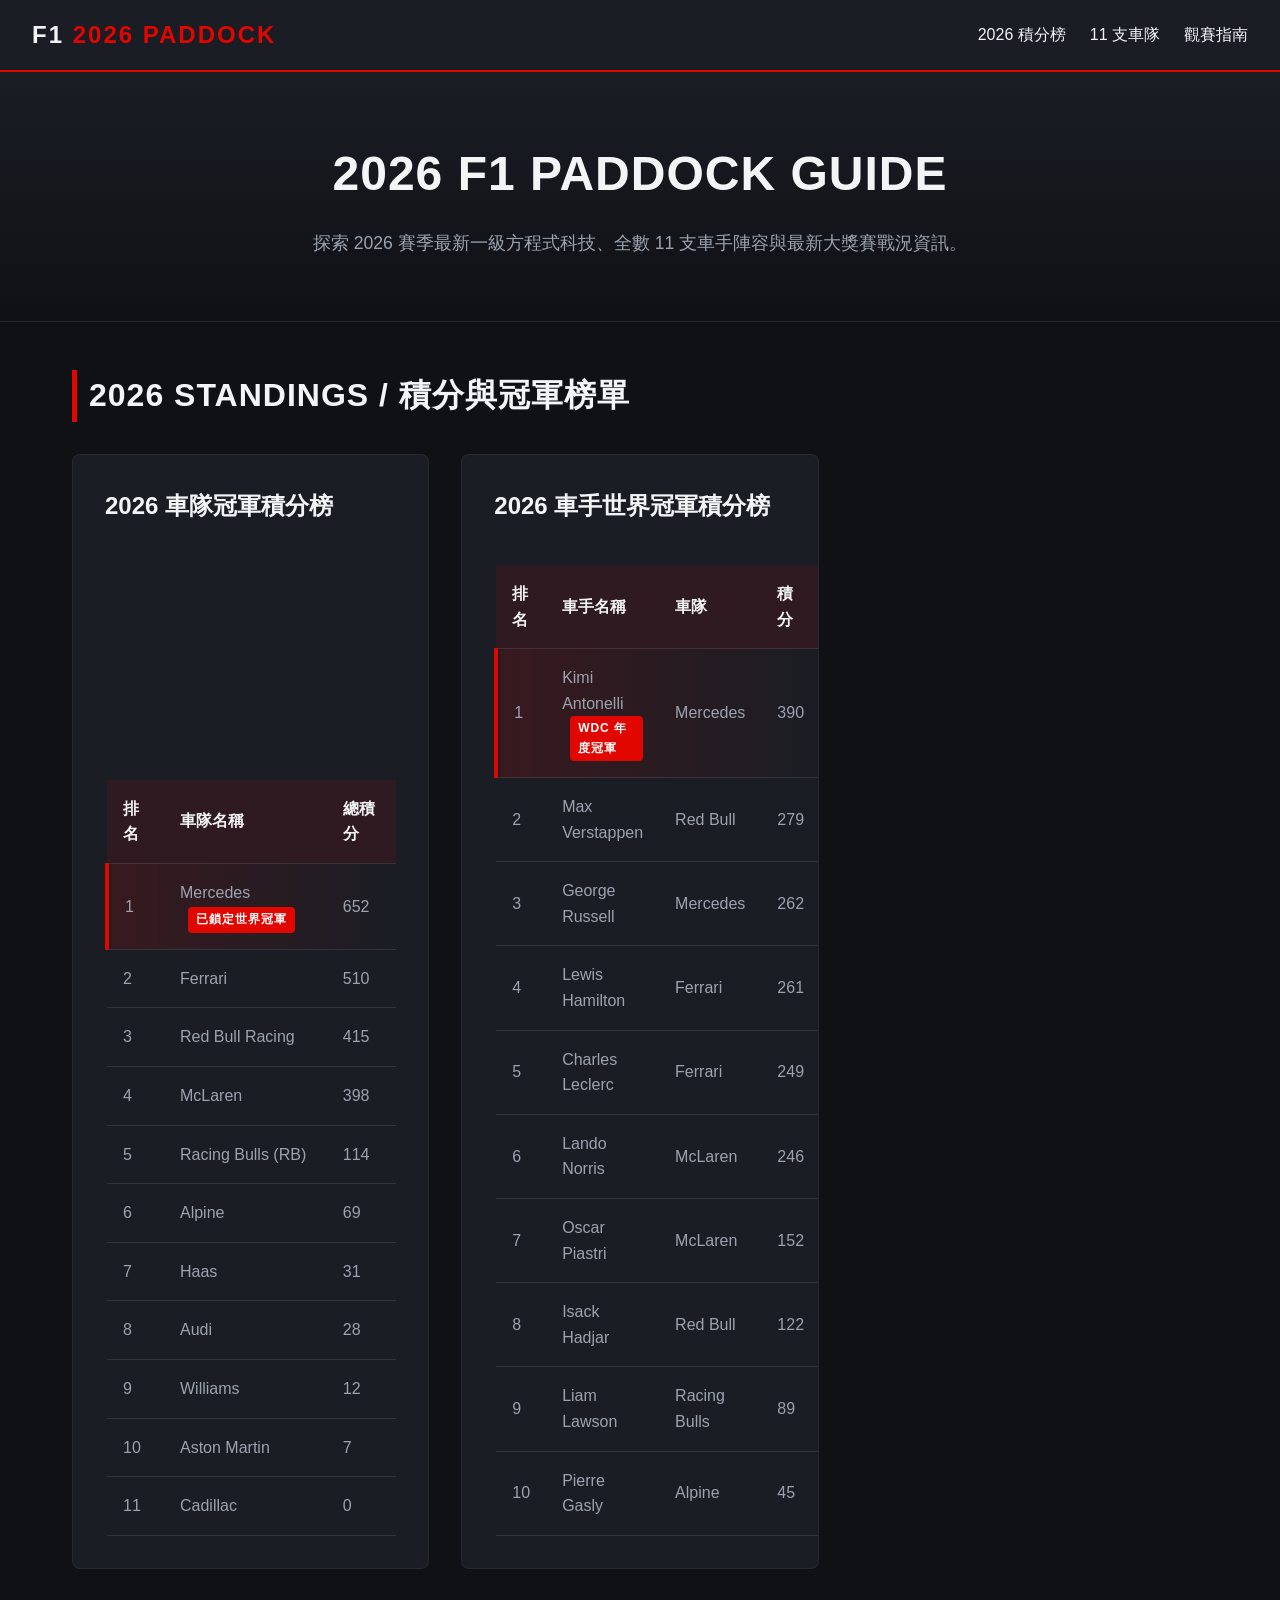
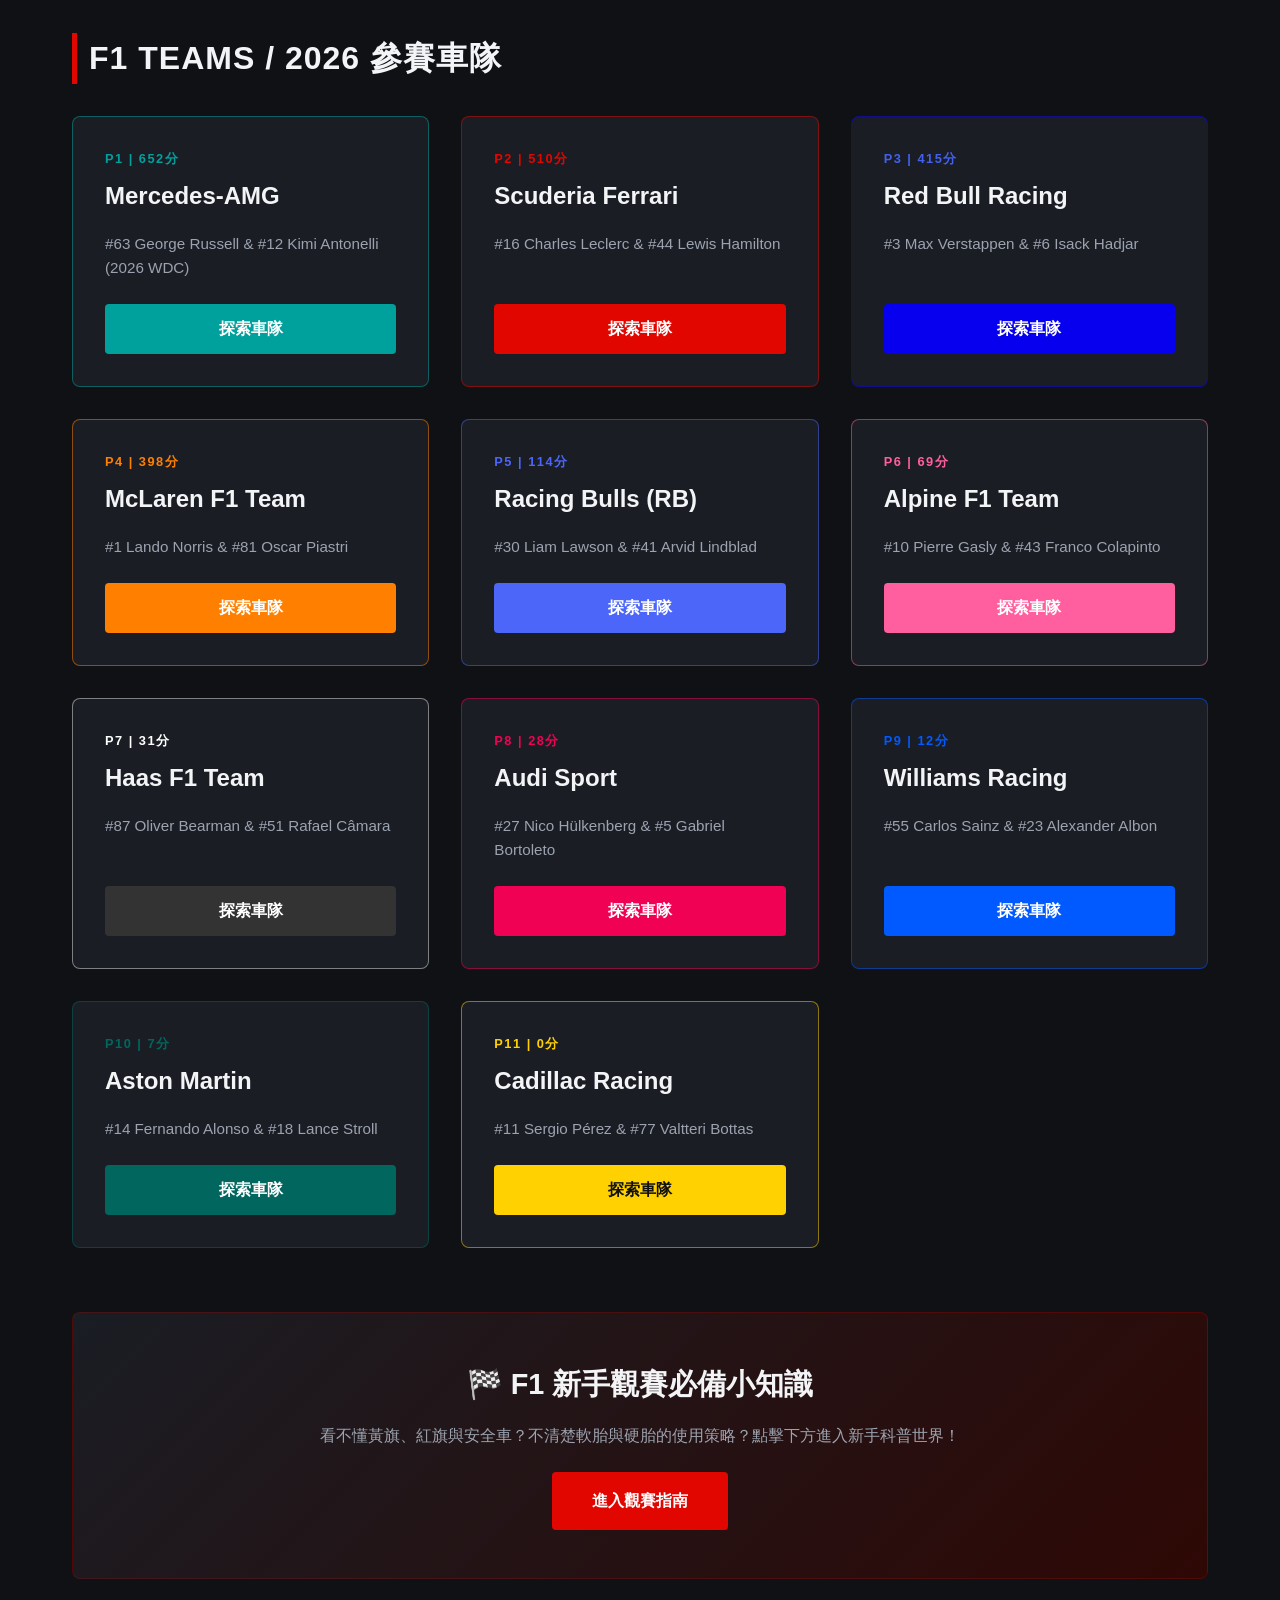
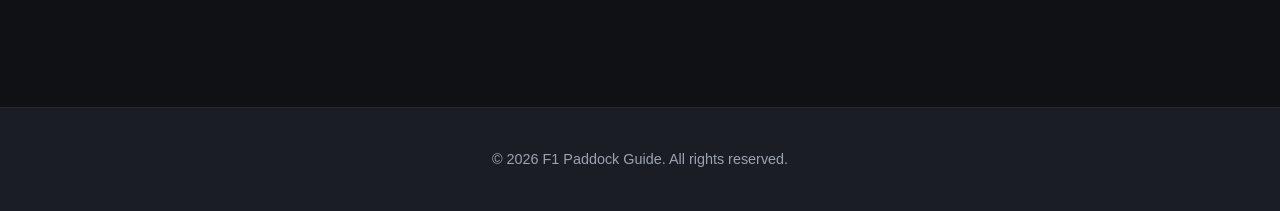
<file: index.html>
<!DOCTYPE html>
<html lang="zh-TW">
<head>
    <meta charset="UTF-8">
    <meta name="viewport" content="width=device-width, initial-scale=1.0">
    <title>F1 Paddock Guide | 2026 賽季大獎賽知識庫</title>
    <link rel="stylesheet" href="css/style.css">
</head>
<body>

    <!-- 1. 頂部導覽列 -->
    <nav>
        <a href="index.html" class="logo">F1 <span>2026 PADDOCK</span></a>
        <ul class="nav-links">
            <li><a href="#standings">2026 積分榜</a></li>
            <li><a href="#teams">11 支車隊</a></li>
            <li><a href="#guide">觀賽指南</a></li>
        </ul>
    </nav>

    <!-- 2. Hero 標題區 -->
    <header class="hero">
        <h1>2026 F1 Paddock Guide</h1>
        <p>探索 2026 賽季最新一級方程式科技、全數 11 支車手陣容與最新大獎賽戰況資訊。</p>
    </header>

    <main class="container content-container">

        <!-- 3. (A & B) 數據看板區：雙總冠軍積分榜 -->
        <section id="standings" style="margin-bottom: 4rem;">
            <h2 class="section-title">2026 Standings / 積分與冠軍榜單</h2>
            
            <div class="grid">
                <!-- (A) 車隊總積分榜 -->
                <div class="card" style="grid-column: span 1;">
                    <div class="card-content">
                        <h3 class="card-title">2026 車隊冠軍積分榜</h3>
                        <table class="data-table">
                            <thead>
                                <tr>
                                    <th>排名</th>
                                    <th>車隊名稱</th>
                                    <th>總積分</th>
                                </tr>
                            </thead>
                            <tbody>
                                <tr class="champion-row">
                                    <td>1</td>
                                    <td>Mercedes <span class="champion-tag">已鎖定世界冠軍</span></td>
                                    <td>652</td>
                                </tr>
                                <tr><td>2</td><td>Ferrari</td><td>510</td></tr>
                                <tr><td>3</td><td>Red Bull Racing</td><td>415</td></tr>
                                <tr><td>4</td><td>McLaren</td><td>398</td></tr>
                                <tr><td>5</td><td>Racing Bulls (RB)</td><td>114</td></tr>
                                <tr><td>6</td><td>Alpine</td><td>69</td></tr>
                                <tr><td>7</td><td>Haas</td><td>31</td></tr>
                                <tr><td>8</td><td>Audi</td><td>28</td></tr>
                                <tr><td>9</td><td>Williams</td><td>12</td></tr>
                                <tr><td>10</td><td>Aston Martin</td><td>7</td></tr>
                                <tr><td>11</td><td>Cadillac</td><td>0</td></tr>
                            </tbody>
                        </table>
                    </div>
                </div>

                <!-- (B) 車手總積分榜 -->
                <div class="card" style="grid-column: span 1;">
                    <div class="card-content">
                        <h3 class="card-title">2026 車手世界冠軍積分榜</h3>
                        <table class="data-table">
                            <thead>
                                <tr>
                                    <th>排名</th>
                                    <th>車手名稱</th>
                                    <th>車隊</th>
                                    <th>積分</th>
                                </tr>
                            </thead>
                            <tbody>
                                <tr class="champion-row">
                                    <td>1</td>
                                    <td>Kimi Antonelli <span class="champion-tag">WDC 年度冠軍</span></td>
                                    <td>Mercedes</td>
                                    <td>390</td>
                                </tr>
                                <tr><td>2</td><td>Max Verstappen</td><td>Red Bull</td><td>279</td></tr>
                                <tr><td>3</td><td>George Russell</td><td>Mercedes</td><td>262</td></tr>
                                <tr><td>4</td><td>Lewis Hamilton</td><td>Ferrari</td><td>261</td></tr>
                                <tr><td>5</td><td>Charles Leclerc</td><td>Ferrari</td><td>249</td></tr>
                                <tr><td>6</td><td>Lando Norris</td><td>McLaren</td><td>246</td></tr>
                                <tr><td>7</td><td>Oscar Piastri</td><td>McLaren</td><td>152</td></tr>
                                <tr><td>8</td><td>Isack Hadjar</td><td>Red Bull</td><td>122</td></tr>
                                <tr><td>9</td><td>Liam Lawson</td><td>Racing Bulls</td><td>89</td></tr>
                                <tr><td>10</td><td>Pierre Gasly</td><td>Alpine</td><td>45</td></tr>
                            </tbody>
                        </table>
                    </div>
                </div>
            </div>
        </section>

        <!-- 4. (C) 11 支參賽車隊與 22 位車手入口卡片 (全數解鎖，附帶代表色邊框與按鈕) -->
        <section id="teams" style="margin-bottom: 4rem;">
            <h2 class="section-title">F1 Teams / 2026 參賽車隊</h2>
            <div class="grid">
                
                <!-- Mercedes -->
                <div class="card" style="border-color: rgba(0, 161, 156, 0.5);">
                    <div class="card-content">
                        <div>
                            <div class="card-tag" style="color: #00a19c;">P1 | 652分</div>
                            <h3 class="card-title">Mercedes-AMG</h3>
                            <p class="card-desc">#63 George Russell & #12 Kimi Antonelli (2026 WDC)</p>
                        </div>
                        <a href="pages/team-mercedes.html" class="btn" style="background-color: #00a19c;">探索車隊</a>
                    </div>
                </div>

                <!-- Ferrari -->
                <div class="card" style="border-color: rgba(225, 6, 0, 0.5);">
                    <div class="card-content">
                        <div>
                            <div class="card-tag" style="color: #e10600;">P2 | 510分</div>
                            <h3 class="card-title">Scuderia Ferrari</h3>
                            <p class="card-desc">#16 Charles Leclerc & #44 Lewis Hamilton</p>
                        </div>
                        <a href="pages/team-ferrari.html" class="btn" style="background-color: #e10600;">探索車隊</a>
                    </div>
                </div>

                <!-- Red Bull -->
                <div class="card" style="border-color: rgba(6, 0, 239, 0.5);">
                    <div class="card-content">
                        <div>
                            <div class="card-tag" style="color: #4361ee;">P3 | 415分</div>
                            <h3 class="card-title">Red Bull Racing</h3>
                            <p class="card-desc">#3 Max Verstappen & #6 Isack Hadjar</p>
                        </div>
                        <a href="pages/team-redbull.html" class="btn" style="background-color: #0600ef;">探索車隊</a>
                    </div>
                </div>

                <!-- McLaren -->
                <div class="card" style="border-color: rgba(255, 128, 0, 0.5);">
                    <div class="card-content">
                        <div>
                            <div class="card-tag" style="color: #ff8000;">P4 | 398分</div>
                            <h3 class="card-title">McLaren F1 Team</h3>
                            <p class="card-desc">#1 Lando Norris & #81 Oscar Piastri</p>
                        </div>
                        <a href="pages/team-mclaren.html" class="btn" style="background-color: #ff8000;">探索車隊</a>
                    </div>
                </div>

                <!-- Racing Bulls -->
                <div class="card" style="border-color: rgba(75, 102, 249, 0.5);">
                    <div class="card-content">
                        <div>
                            <div class="card-tag" style="color: #4b66f9;">P5 | 114分</div>
                            <h3 class="card-title">Racing Bulls (RB)</h3>
                            <p class="card-desc">#30 Liam Lawson & #41 Arvid Lindblad</p>
                        </div>
                        <a href="pages/team-rb.html" class="btn" style="background-color: #4b66f9;">探索車隊</a>
                    </div>
                </div>

                <!-- Alpine -->
                <div class="card" style="border-color: rgba(255, 95, 158, 0.5);">
                    <div class="card-content">
                        <div>
                            <div class="card-tag" style="color: #ff5f9e;">P6 | 69分</div>
                            <h3 class="card-title">Alpine F1 Team</h3>
                            <p class="card-desc">#10 Pierre Gasly & #43 Franco Colapinto</p>
                        </div>
                        <a href="pages/team-alpine.html" class="btn" style="background-color: #ff5f9e;">探索車隊</a>
                    </div>
                </div>

                <!-- Haas (已解鎖) -->
                <div class="card" style="border-color: rgba(225, 225, 225, 0.5);">
                    <div class="card-content">
                        <div>
                            <div class="card-tag" style="color: #ffffff;">P7 | 31分</div>
                            <h3 class="card-title">Haas F1 Team</h3>
                            <p class="card-desc">#87 Oliver Bearman & #51 Rafael Câmara</p>
                        </div>
                        <a href="pages/team-haas.html" class="btn" style="background-color: #333;">探索車隊</a>
                    </div>
                </div>

                <!-- Audi (已解鎖) -->
                <div class="card" style="border-color: rgba(241, 1, 83, 0.5);">
                    <div class="card-content">
                        <div>
                            <div class="card-tag" style="color: #f10153;">P8 | 28分</div>
                            <h3 class="card-title">Audi Sport</h3>
                            <p class="card-desc">#27 Nico Hülkenberg & #5 Gabriel Bortoleto</p>
                        </div>
                        <a href="pages/team-audi.html" class="btn" style="background-color: #f10153;">探索車隊</a>
                    </div>
                </div>

                <!-- Williams (已解鎖) -->
                <div class="card" style="border-color: rgba(0, 90, 255, 0.5);">
                    <div class="card-content">
                        <div>
                            <div class="card-tag" style="color: #005aff;">P9 | 12分</div>
                            <h3 class="card-title">Williams Racing</h3>
                            <p class="card-desc">#55 Carlos Sainz & #23 Alexander Albon</p>
                        </div>
                        <a href="pages/team-williams.html" class="btn" style="background-color: #005aff;">探索車隊</a>
                    </div>
                </div>

                <!-- Aston Martin (已解鎖) -->
                <div class="card" style="border-color: rgba(0, 102, 94, 0.5);">
                    <div class="card-content">
                        <div>
                            <div class="card-tag" style="color: #00665e;">P10 | 7分</div>
                            <h3 class="card-title">Aston Martin</h3>
                            <p class="card-desc">#14 Fernando Alonso & #18 Lance Stroll</p>
                        </div>
                        <a href="pages/team-astonmartin.html" class="btn" style="background-color: #00665e;">探索車隊</a>
                    </div>
                </div>

                <!-- Cadillac (已解鎖) -->
                <div class="card" style="border-color: rgba(255, 209, 0, 0.5);">
                    <div class="card-content">
                        <div>
                            <div class="card-tag" style="color: #ffd100;">P11 | 0分</div>
                            <h3 class="card-title">Cadillac Racing</h3>
                            <p class="card-desc">#11 Sergio Pérez & #77 Valtteri Bottas</p>
                        </div>
                        <a href="pages/team-cadillac.html" class="btn" style="background-color: #ffd100; color: #111;">探索車隊</a>
                    </div>
                </div>

            </div>
        </section>

        <!-- 5. (D) F1 新手觀賽小知識入口橫幅 -->
        <section id="guide">
            <div class="guide-banner">
                <h2>🏁 F1 新手觀賽必備小知識</h2>
                <p style="margin-bottom: 1.5rem; color: var(--text-secondary);">看不懂黃旗、紅旗與安全車？不清楚軟胎與硬胎的使用策略？點擊下方進入新手科普世界！</p>
                <a href="pages/guide-basics.html" class="btn" style="padding: 1rem 2.5rem;">進入觀賽指南</a>
            </div>
        </section>

    </main>

    <!-- 6. 頁尾 -->
    <footer>
        <p>&copy; 2026 F1 Paddock Guide. All rights reserved.</p>
    </footer>

</body>
</html>
</file>
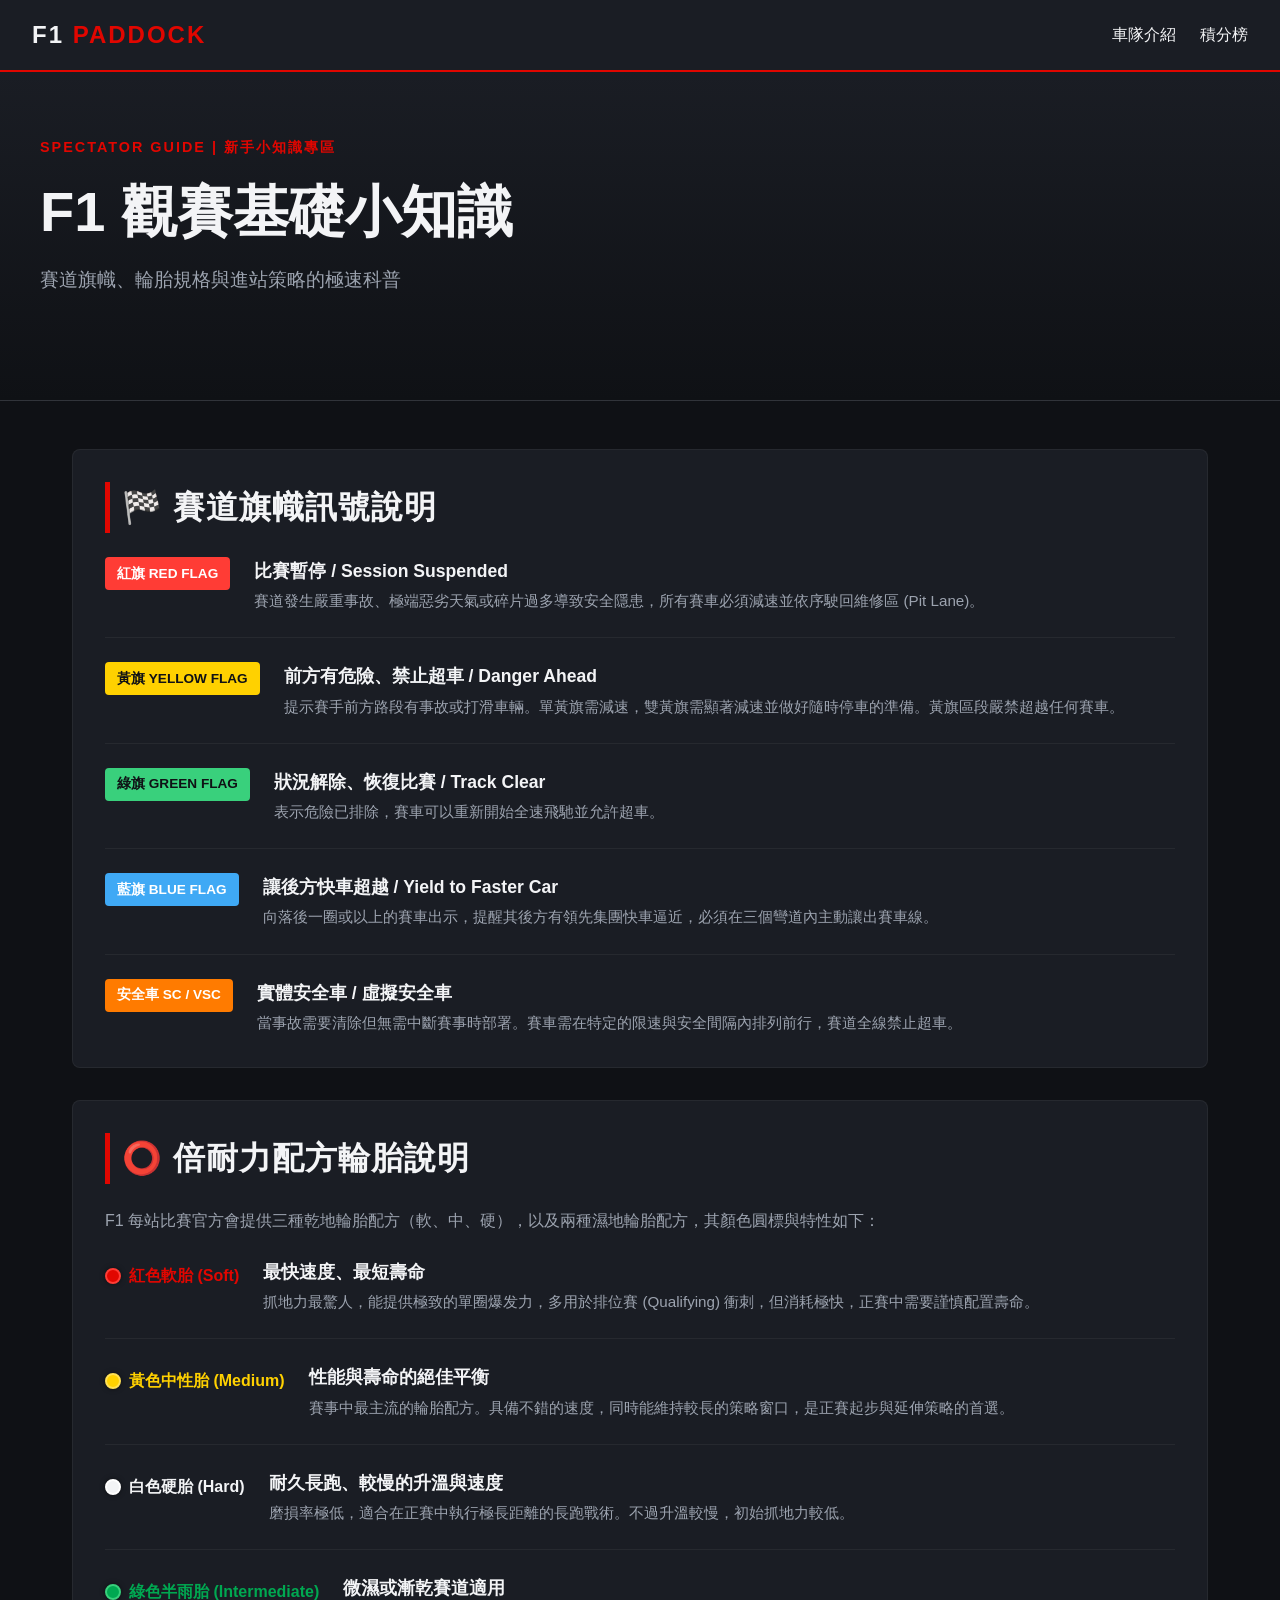
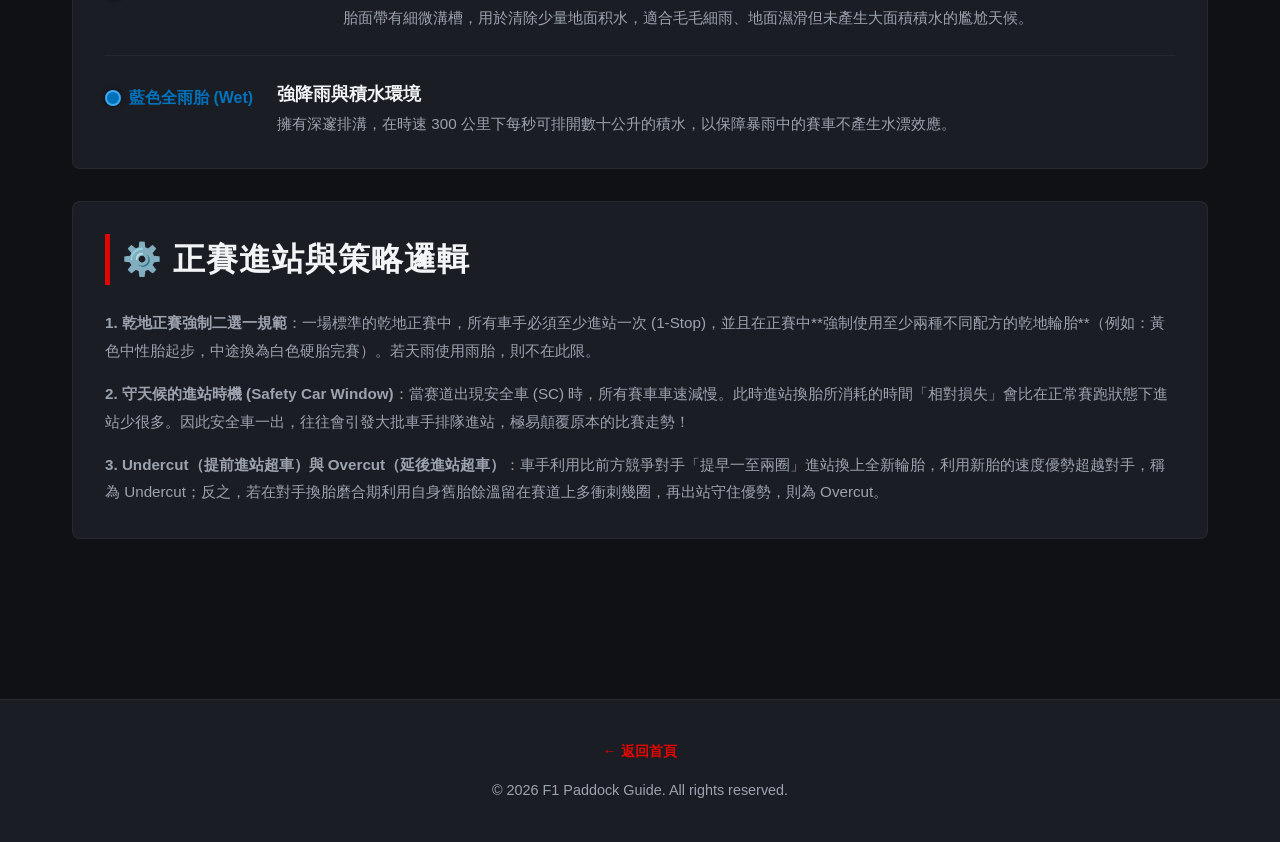
<file: pages/guide-basics.html>
<!DOCTYPE html>
<html lang="zh-TW">
<head>
    <meta charset="UTF-8">
    <meta name="viewport" content="width=device-width, initial-scale=1.0">
    <title>F1 新手觀賽小知識 | F1 Paddock Guide</title>
    <link rel="stylesheet" href="../css/style.css">
    <style>
        :root { --accent-color: #e10600; }
        .guide-section {
            background-color: var(--bg-card);
            padding: 2rem;
            border-radius: 8px;
            margin-bottom: 2rem;
            border: 1px solid rgba(255, 255, 255, 0.05);
        }
        .guide-item {
            display: flex;
            align-items: flex-start;
            gap: 1.5rem;
            margin-bottom: 1.5rem;
            padding-bottom: 1.5rem;
            border-bottom: 1px solid rgba(255, 255, 255, 0.05);
        }
        .guide-item:last-child {
            border-bottom: none;
            margin-bottom: 0;
            padding-bottom: 0;
        }
        .guide-content {
            flex: 1;
        }
        .guide-title {
            font-weight: bold;
            font-size: 1.1rem;
            margin-bottom: 0.25rem;
            color: var(--text-primary);
        }
        .guide-text {
            color: var(--text-secondary);
            font-size: 0.95rem;
        }
    </style>
</head>
<body>
    <nav>
        <a href="../index.html" class="logo">F1 <span>PADDOCK</span></a>
        <ul class="nav-links">
            <li><a href="../index.html#teams">車隊介紹</a></li>
            <li><a href="../index.html#standings">積分榜</a></li>
        </ul>
    </nav>

    <header class="page-hero">
        <div style="max-width: 1200px; margin: 0 auto;">
            <span class="category-tag">SPECTATOR GUIDE | 新手小知識專區</span>
            <h1>F1 觀賽基礎小知識</h1>
            <p class="subtitle">賽道旗幟、輪胎規格與進站策略的極速科普</p>
        </div>
    </header>

    <main class="content-container">
        
        <!-- 1. 賽道旗幟區 -->
        <section class="guide-section">
            <h2 class="section-title" style="margin-bottom: 1.5rem;">🏁 賽道旗幟訊號說明</h2>
            
            <div class="guide-item">
                <span class="flag-badge flag-red">紅旗 Red Flag</span>
                <div class="guide-content">
                    <div class="guide-title">比賽暫停 / Session Suspended</div>
                    <div class="guide-text">賽道發生嚴重事故、極端惡劣天氣或碎片過多導致安全隱患，所有賽車必須減速並依序駛回維修區 (Pit Lane)。</div>
                </div>
            </div>

            <div class="guide-item">
                <span class="flag-badge flag-yellow">黃旗 Yellow Flag</span>
                <div class="guide-content">
                    <div class="guide-title">前方有危險、禁止超車 / Danger Ahead</div>
                    <div class="guide-text">提示賽手前方路段有事故或打滑車輛。單黃旗需減速，雙黃旗需顯著減速並做好隨時停車的準備。黃旗區段嚴禁超越任何賽車。</div>
                </div>
            </div>

            <div class="guide-item">
                <span class="flag-badge flag-green">綠旗 Green Flag</span>
                <div class="guide-content">
                    <div class="guide-title">狀況解除、恢復比賽 / Track Clear</div>
                    <div class="guide-text">表示危險已排除，賽車可以重新開始全速飛馳並允許超車。</div>
                </div>
            </div>

            <div class="guide-item">
                <span class="flag-badge flag-blue">藍旗 Blue Flag</span>
                <div class="guide-content">
                    <div class="guide-title">讓後方快車超越 / Yield to Faster Car</div>
                    <div class="guide-text">向落後一圈或以上的賽車出示，提醒其後方有領先集團快車逼近，必須在三個彎道內主動讓出賽車線。</div>
                </div>
            </div>

            <div class="guide-item">
                <span class="flag-badge flag-safety">安全車 SC / VSC</span>
                <div class="guide-content">
                    <div class="guide-title">實體安全車 / 虛擬安全車</div>
                    <div class="guide-text">當事故需要清除但無需中斷賽事時部署。賽車需在特定的限速與安全間隔內排列前行，賽道全線禁止超車。</div>
                </div>
            </div>
        </section>

        <!-- 2. 輪胎規格區 -->
        <section class="guide-section">
            <h2 class="section-title" style="margin-bottom: 1.5rem;">⭕ 倍耐力配方輪胎說明</h2>
            <p style="color: var(--text-secondary); margin-bottom: 1.5rem;">F1 每站比賽官方會提供三種乾地輪胎配方（軟、中、硬），以及兩種濕地輪胎配方，其顏色圓標與特性如下：</p>

            <div class="guide-item">
                <div class="tire-container"><span class="tire-badge tire-soft"></span> <strong style="color: #e10600;">紅色軟胎 (Soft)</strong></div>
                <div class="guide-content">
                    <div class="guide-title">最快速度、最短壽命</div>
                    <div class="guide-text">抓地力最驚人，能提供極致的單圈爆发力，多用於排位賽 (Qualifying) 衝刺，但消耗極快，正賽中需要謹慎配置壽命。</div>
                </div>
            </div>

            <div class="guide-item">
                <div class="tire-container"><span class="tire-badge tire-medium"></span> <strong style="color: #ffd100;">黃色中性胎 (Medium)</strong></div>
                <div class="guide-content">
                    <div class="guide-title">性能與壽命的絕佳平衡</div>
                    <div class="guide-text">賽事中最主流的輪胎配方。具備不錯的速度，同時能維持較長的策略窗口，是正賽起步與延伸策略的首選。</div>
                </div>
            </div>

            <div class="guide-item">
                <div class="tire-container"><span class="tire-badge tire-hard"></span> <strong style="color: #f3f4f6;">白色硬胎 (Hard)</strong></div>
                <div class="guide-content">
                    <div class="guide-title">耐久長跑、較慢的升溫與速度</div>
                    <div class="guide-text">磨損率極低，適合在正賽中執行極長距離的長跑戰術。不過升溫較慢，初始抓地力較低。</div>
                </div>
            </div>

            <div class="guide-item">
                <div class="tire-container"><span class="tire-badge tire-inter"></span> <strong style="color: #00a851;">綠色半雨胎 (Intermediate)</strong></div>
                <div class="guide-content">
                    <div class="guide-title">微濕或漸乾賽道適用</div>
                    <div class="guide-text">胎面帶有細微溝槽，用於清除少量地面积水，適合毛毛細雨、地面濕滑但未產生大面積積水的尷尬天候。</div>
                </div>
            </div>

            <div class="guide-item">
                <div class="tire-container"><span class="tire-badge tire-wet"></span> <strong style="color: #0072bc;">藍色全雨胎 (Wet)</strong></div>
                <div class="guide-content">
                    <div class="guide-title">強降雨與積水環境</div>
                    <div class="guide-text">擁有深邃排溝，在時速 300 公里下每秒可排開數十公升的積水，以保障暴雨中的賽車不產生水漂效應。</div>
                </div>
            </div>
        </section>

        <!-- 3. 進站策略區 -->
        <section class="guide-section">
            <h2 class="section-title" style="margin-bottom: 1.5rem;">⚙️ 正賽進站與策略邏輯</h2>
            <div class="guide-text" style="line-height: 1.8;">
                <p style="margin-bottom: 1rem;"><strong>1. 乾地正賽強制二選一規範</strong>：一場標準的乾地正賽中，所有車手必須至少進站一次 (1-Stop)，並且在正賽中**強制使用至少兩種不同配方的乾地輪胎**（例如：黃色中性胎起步，中途換為白色硬胎完賽）。若天雨使用雨胎，則不在此限。</p>
                <p style="margin-bottom: 1rem;"><strong>2. 守天候的進站時機 (Safety Car Window)</strong>：當赛道出現安全車 (SC) 時，所有賽車車速減慢。此時進站換胎所消耗的時間「相對損失」會比在正常賽跑狀態下進站少很多。因此安全車一出，往往會引發大批車手排隊進站，極易顛覆原本的比賽走勢！</p>
                <p><strong>3. Undercut（提前進站超車）與 Overcut（延後進站超車）</strong>：車手利用比前方競爭對手「提早一至兩圈」進站換上全新輪胎，利用新胎的速度優勢超越對手，稱為 Undercut；反之，若在對手換胎磨合期利用自身舊胎餘溫留在賽道上多衝刺幾圈，再出站守住優勢，則為 Overcut。</p>
            </div>
        </section>

    </main>

    <footer>
        <a href="../index.html" class="back-btn">&larr; 返回首頁</a>
        <p>&copy; 2026 F1 Paddock Guide. All rights reserved.</p>
    </footer>
</body>
</html>
</file>
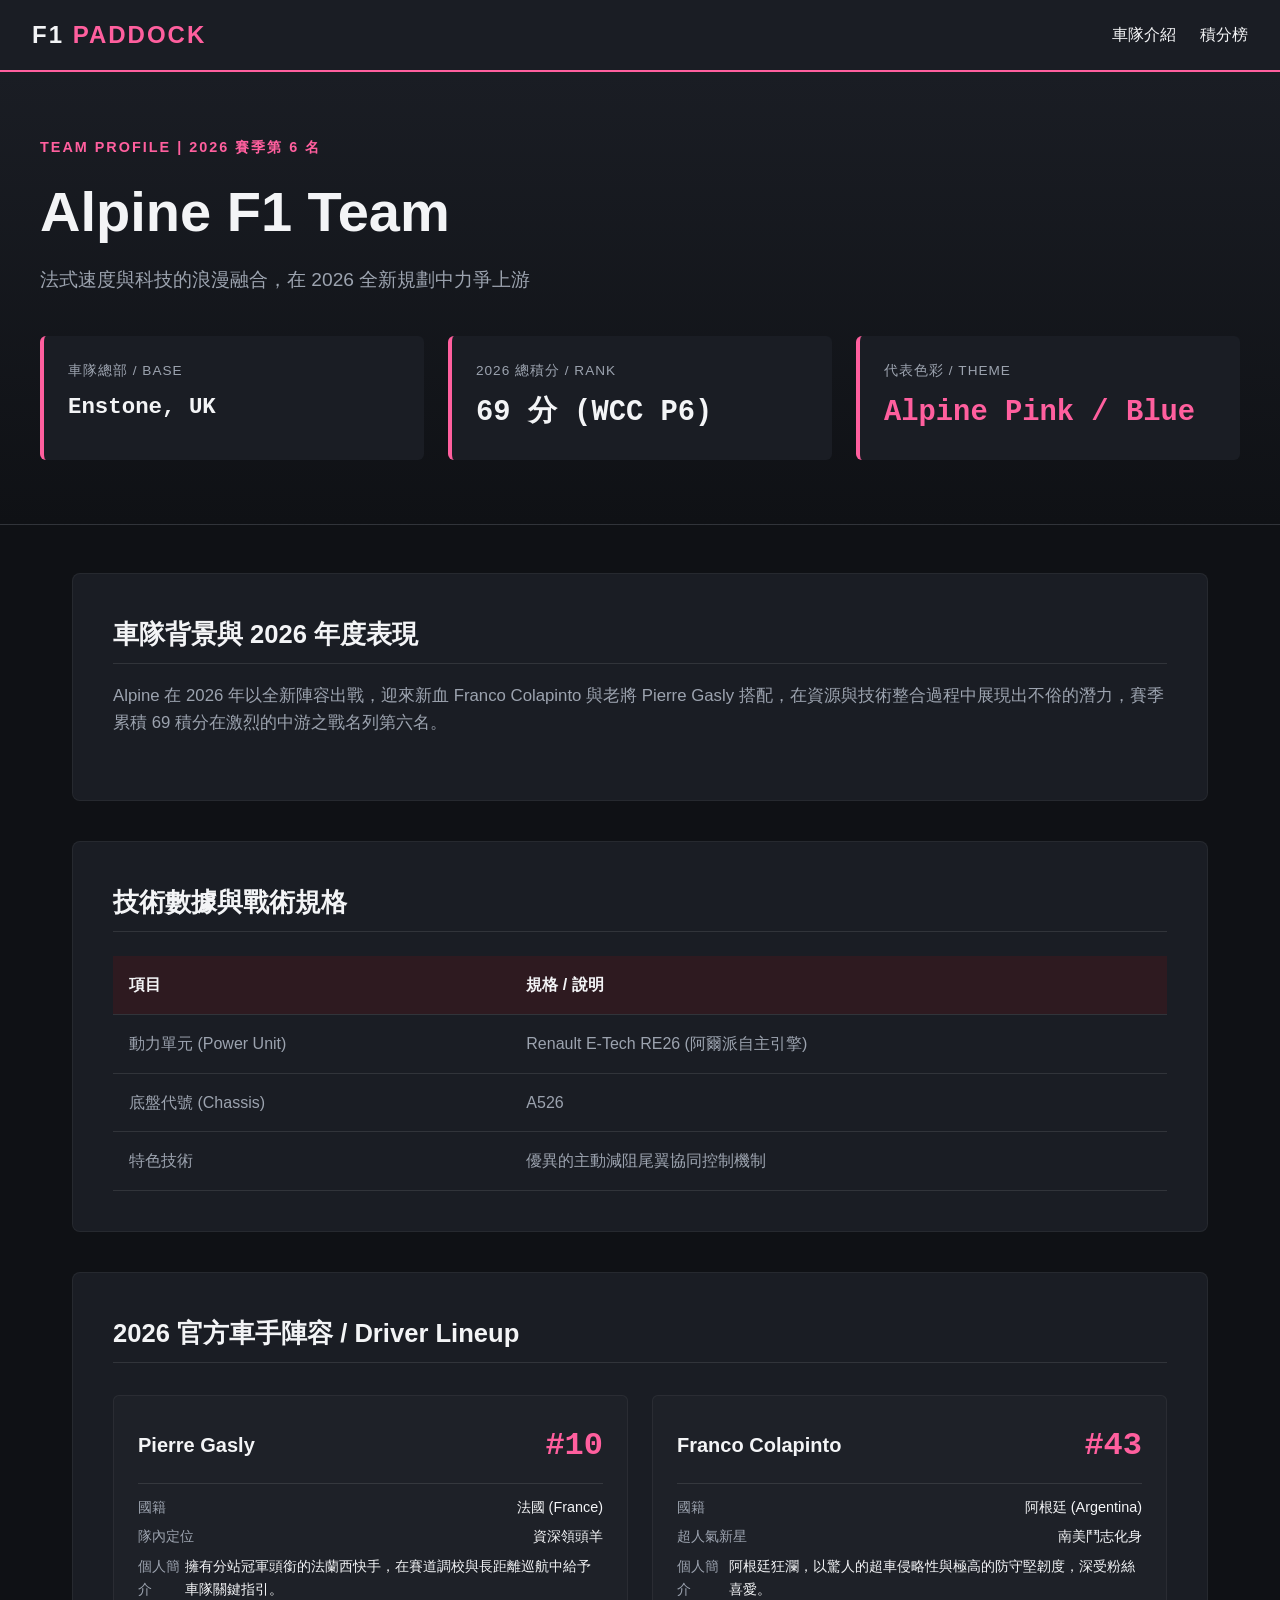
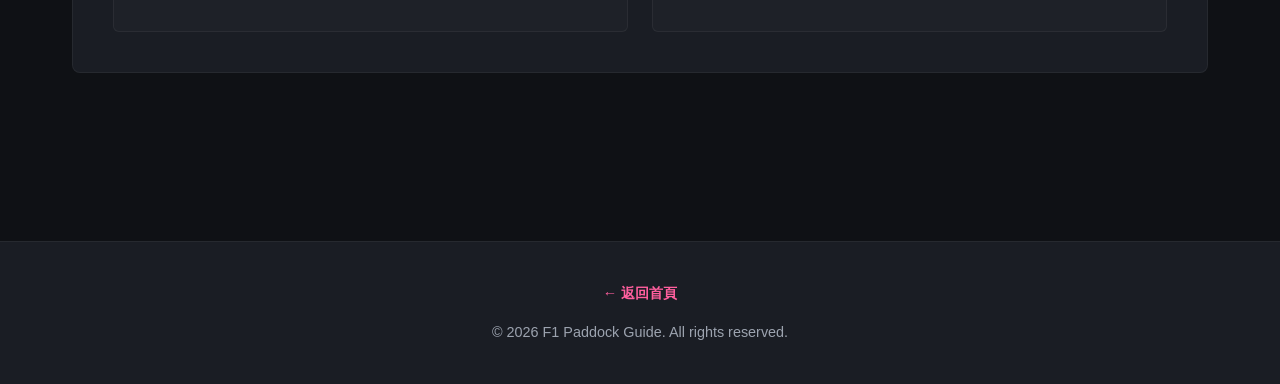
<file: pages/team-alpine.html>
<!DOCTYPE html>
<html lang="zh-TW">
<head>
    <meta charset="UTF-8">
    <meta name="viewport" content="width=device-width, initial-scale=1.0">
    <title>Alpine F1 Team | F1 Paddock Guide</title>
    <link rel="stylesheet" href="../css/style.css">
    <style>
        :root { --accent-color: #ff5f9e; } /* 亮麗粉粉藍色 */
    </style>
</head>
<body>
    <nav>
        <a href="../index.html" class="logo">F1 <span>PADDOCK</span></a>
        <ul class="nav-links">
            <li><a href="../index.html#teams">車隊介紹</a></li>
            <li><a href="../index.html#standings">積分榜</a></li>
        </ul>
    </nav>

    <header class="page-hero">
        <div style="max-width: 1200px; margin: 0 auto;">
            <span class="category-tag">TEAM PROFILE | 2026 賽季第 6 名</span>
            <h1>Alpine F1 Team</h1>
            <p class="subtitle">法式速度與科技的浪漫融合，在 2026 全新規劃中力爭上游</p>

            <div class="stats-container">
                <div class="stat-card">
                    <div class="stat-label">車隊總部 / Base</div>
                    <div class="stat-value" style="font-size: 1.4rem;">Enstone, UK</div>
                </div>
                <div class="stat-card">
                    <div class="stat-label">2026 總積分 / Rank</div>
                    <div class="stat-value">69 分 (WCC P6)</div>
                </div>
                <div class="stat-card">
                    <div class="stat-label">代表色彩 / Theme</div>
                    <div class="stat-value" style="color: #ff5f9e;">Alpine Pink / Blue</div>
                </div>
            </div>
        </div>
    </header>

    <main class="content-container">
        <section class="article-section">
            <h3>車隊背景與 2026 年度表現</h3>
            <p>Alpine 在 2026 年以全新陣容出戰，迎來新血 Franco Colapinto 與老將 Pierre Gasly 搭配，在資源與技術整合過程中展現出不俗的潛力，賽季累積 69 積分在激烈的中游之戰名列第六名。</p>
        </section>

        <section class="article-section">
            <h3>技術數據與戰術規格</h3>
            <table class="data-table">
                <thead>
                    <tr>
                        <th>項目</th>
                        <th>規格 / 說明</th>
                    </tr>
                </thead>
                <tbody>
                    <tr>
                        <td>動力單元 (Power Unit)</td>
                        <td>Renault E-Tech RE26 (阿爾派自主引擎)</td>
                    </tr>
                    <tr>
                        <td>底盤代號 (Chassis)</td>
                        <td>A526</td>
                    </tr>
                    <tr>
                        <td>特色技術</td>
                        <td>優異的主動減阻尾翼協同控制機制</td>
                    </tr>
                </tbody>
            </table>
        </section>

        <section class="article-section">
            <h3>2026 官方車手陣容 / Driver Lineup</h3>
            <div class="drivers-grid">
                <!-- Pierre Gasly -->
                <div class="driver-card">
                    <div class="driver-header">
                        <span class="driver-name">Pierre Gasly</span>
                        <span class="driver-no">#10</span>
                    </div>
                    <div class="driver-info-row">
                        <span class="driver-info-label">國籍</span>
                        <span class="driver-info-value">法國 (France)</span>
                    </div>
                    <div class="driver-info-row">
                        <span class="driver-info-label">隊內定位</span>
                        <span class="driver-info-value">資深領頭羊</span>
                    </div>
                    <div class="driver-info-row">
                        <span class="driver-info-label">個人簡介</span>
                        <span class="driver-info-value">擁有分站冠軍頭銜的法蘭西快手，在賽道調校與長距離巡航中給予車隊關鍵指引。</span>
                    </div>
                </div>
                <!-- Franco Colapinto -->
                <div class="driver-card">
                    <div class="driver-header">
                        <span class="driver-name">Franco Colapinto</span>
                        <span class="driver-no">#43</span>
                    </div>
                    <div class="driver-info-row">
                        <span class="driver-info-label">國籍</span>
                        <span class="driver-info-value">阿根廷 (Argentina)</span>
                    </div>
                    <div class="driver-info-row">
                        <span class="driver-info-label">超人氣新星</span>
                        <span class="driver-info-value">南美鬥志化身</span>
                    </div>
                    <div class="driver-info-row">
                        <span class="driver-info-label">個人簡介</span>
                        <span class="driver-info-value">阿根廷狂瀾，以驚人的超車侵略性與極高的防守堅韌度，深受粉絲喜愛。</span>
                    </div>
                </div>
            </div>
        </section>
    </main>

    <footer>
        <a href="../index.html" class="back-btn">&larr; 返回首頁</a>
        <p>&copy; 2026 F1 Paddock Guide. All rights reserved.</p>
    </footer>
</body>
</html>
</file>
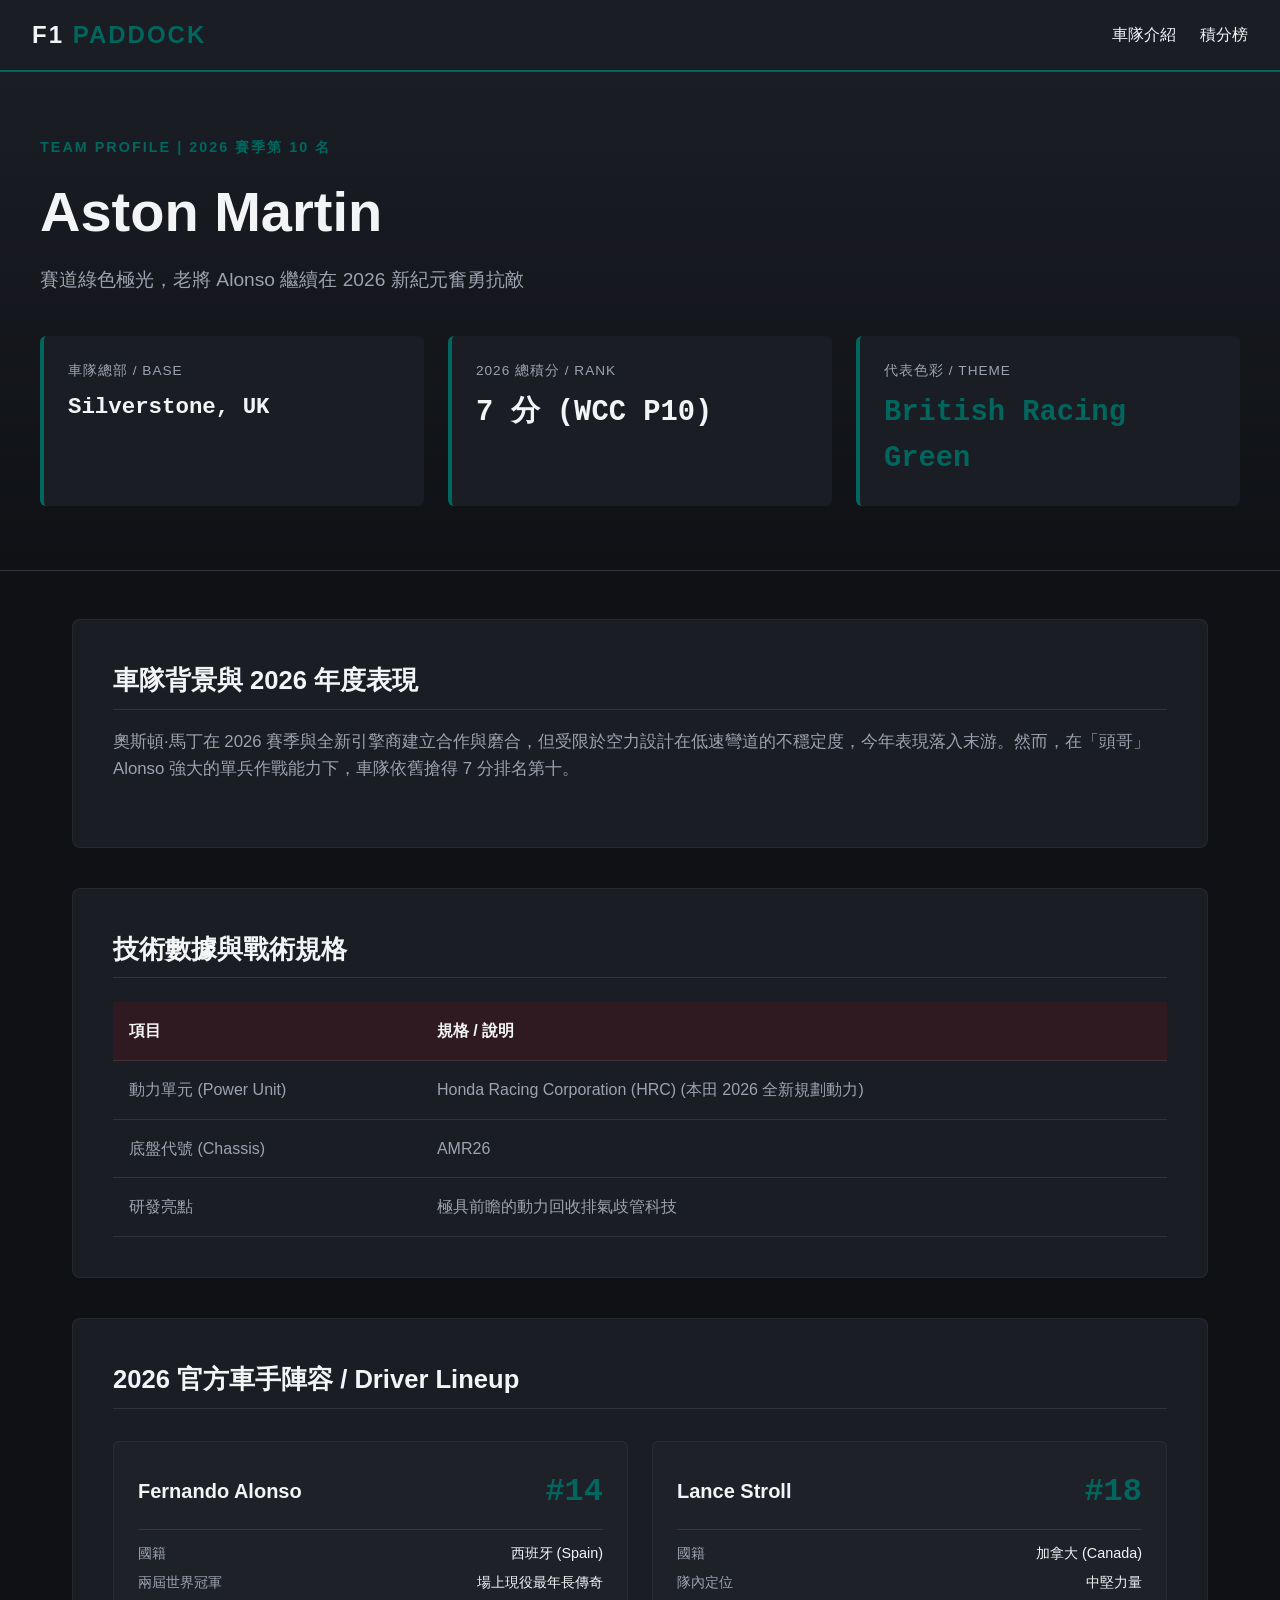
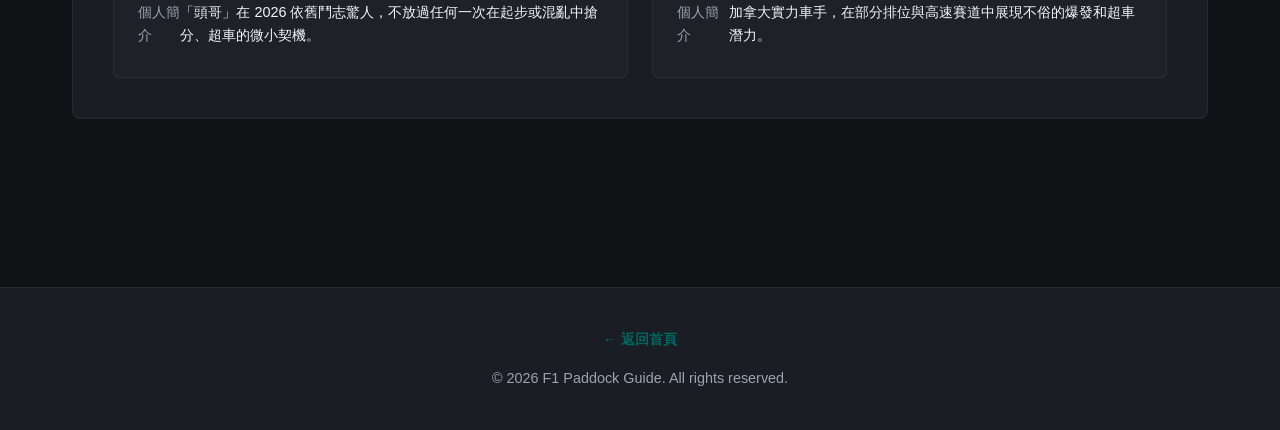
<file: pages/team-astonmartin.html>
<!DOCTYPE html>
<html lang="zh-TW">
<head>
    <meta charset="UTF-8">
    <meta name="viewport" content="width=device-width, initial-scale=1.0">
    <title>Aston Martin Aramco F1 Team | F1 Paddock Guide</title>
    <link rel="stylesheet" href="../css/style.css">
    <style>
        :root { --accent-color: #00665e; } /* 經典英倫綠 */
    </style>
</head>
<body>
    <nav>
        <a href="../index.html" class="logo">F1 <span>PADDOCK</span></a>
        <ul class="nav-links">
            <li><a href="../index.html#teams">車隊介紹</a></li>
            <li><a href="../index.html#standings">積分榜</a></li>
        </ul>
    </nav>

    <header class="page-hero">
        <div style="max-width: 1200px; margin: 0 auto;">
            <span class="category-tag">TEAM PROFILE | 2026 賽季第 10 名</span>
            <h1>Aston Martin</h1>
            <p class="subtitle">賽道綠色極光，老將 Alonso 繼續在 2026 新紀元奮勇抗敵</p>

            <div class="stats-container">
                <div class="stat-card">
                    <div class="stat-label">車隊總部 / Base</div>
                    <div class="stat-value" style="font-size: 1.4rem;">Silverstone, UK</div>
                </div>
                <div class="stat-card">
                    <div class="stat-label">2026 總積分 / Rank</div>
                    <div class="stat-value">7 分 (WCC P10)</div>
                </div>
                <div class="stat-card">
                    <div class="stat-label">代表色彩 / Theme</div>
                    <div class="stat-value" style="color: #00665e;">British Racing Green</div>
                </div>
            </div>
        </div>
    </header>

    <main class="content-container">
        <section class="article-section">
            <h3>車隊背景與 2026 年度表現</h3>
            <p>奧斯頓·馬丁在 2026 賽季與全新引擎商建立合作與磨合，但受限於空力設計在低速彎道的不穩定度，今年表現落入末游。然而，在「頭哥」Alonso 強大的單兵作戰能力下，車隊依舊搶得 7 分排名第十。</p>
        </section>

        <section class="article-section">
            <h3>技術數據與戰術規格</h3>
            <table class="data-table">
                <thead>
                    <tr>
                        <th>項目</th>
                        <th>規格 / 說明</th>
                    </tr>
                </thead>
                <tbody>
                    <tr>
                        <td>動力單元 (Power Unit)</td>
                        <td>Honda Racing Corporation (HRC) (本田 2026 全新規劃動力)</td>
                    </tr>
                    <tr>
                        <td>底盤代號 (Chassis)</td>
                        <td>AMR26</td>
                    </tr>
                    <tr>
                        <td>研發亮點</td>
                        <td>極具前瞻的動力回收排氣歧管科技</td>
                    </tr>
                </tbody>
            </table>
        </section>

        <section class="article-section">
            <h3>2026 官方車手陣容 / Driver Lineup</h3>
            <div class="drivers-grid">
                <!-- Fernando Alonso -->
                <div class="driver-card">
                    <div class="driver-header">
                        <span class="driver-name">Fernando Alonso</span>
                        <span class="driver-no">#14</span>
                    </div>
                    <div class="driver-info-row">
                        <span class="driver-info-label">國籍</span>
                        <span class="driver-info-value">西班牙 (Spain)</span>
                    </div>
                    <div class="driver-info-row">
                        <span class="driver-info-label">兩屆世界冠軍</span>
                        <span class="driver-info-value">場上現役最年長傳奇</span>
                    </div>
                    <div class="driver-info-row">
                        <span class="driver-info-label">個人簡介</span>
                        <span class="driver-info-value">「頭哥」在 2026 依舊鬥志驚人，不放過任何一次在起步或混亂中搶分、超車的微小契機。</span>
                    </div>
                </div>
                <!-- Lance Stroll -->
                <div class="driver-card">
                    <div class="driver-header">
                        <span class="driver-name">Lance Stroll</span>
                        <span class="driver-no">#18</span>
                    </div>
                    <div class="driver-info-row">
                        <span class="driver-info-label">國籍</span>
                        <span class="driver-info-value">加拿大 (Canada)</span>
                    </div>
                    <div class="driver-info-row">
                        <span class="driver-info-label">隊內定位</span>
                        <span class="driver-info-value">中堅力量</span>
                    </div>
                    <div class="driver-info-row">
                        <span class="driver-info-label">個人簡介</span>
                        <span class="driver-info-value">加拿大實力車手，在部分排位與高速賽道中展現不俗的爆發和超車潛力。</span>
                    </div>
                </div>
            </div>
        </section>
    </main>

    <footer>
        <a href="../index.html" class="back-btn">&larr; 返回首頁</a>
        <p>&copy; 2026 F1 Paddock Guide. All rights reserved.</p>
    </footer>
</body>
</html>
</file>
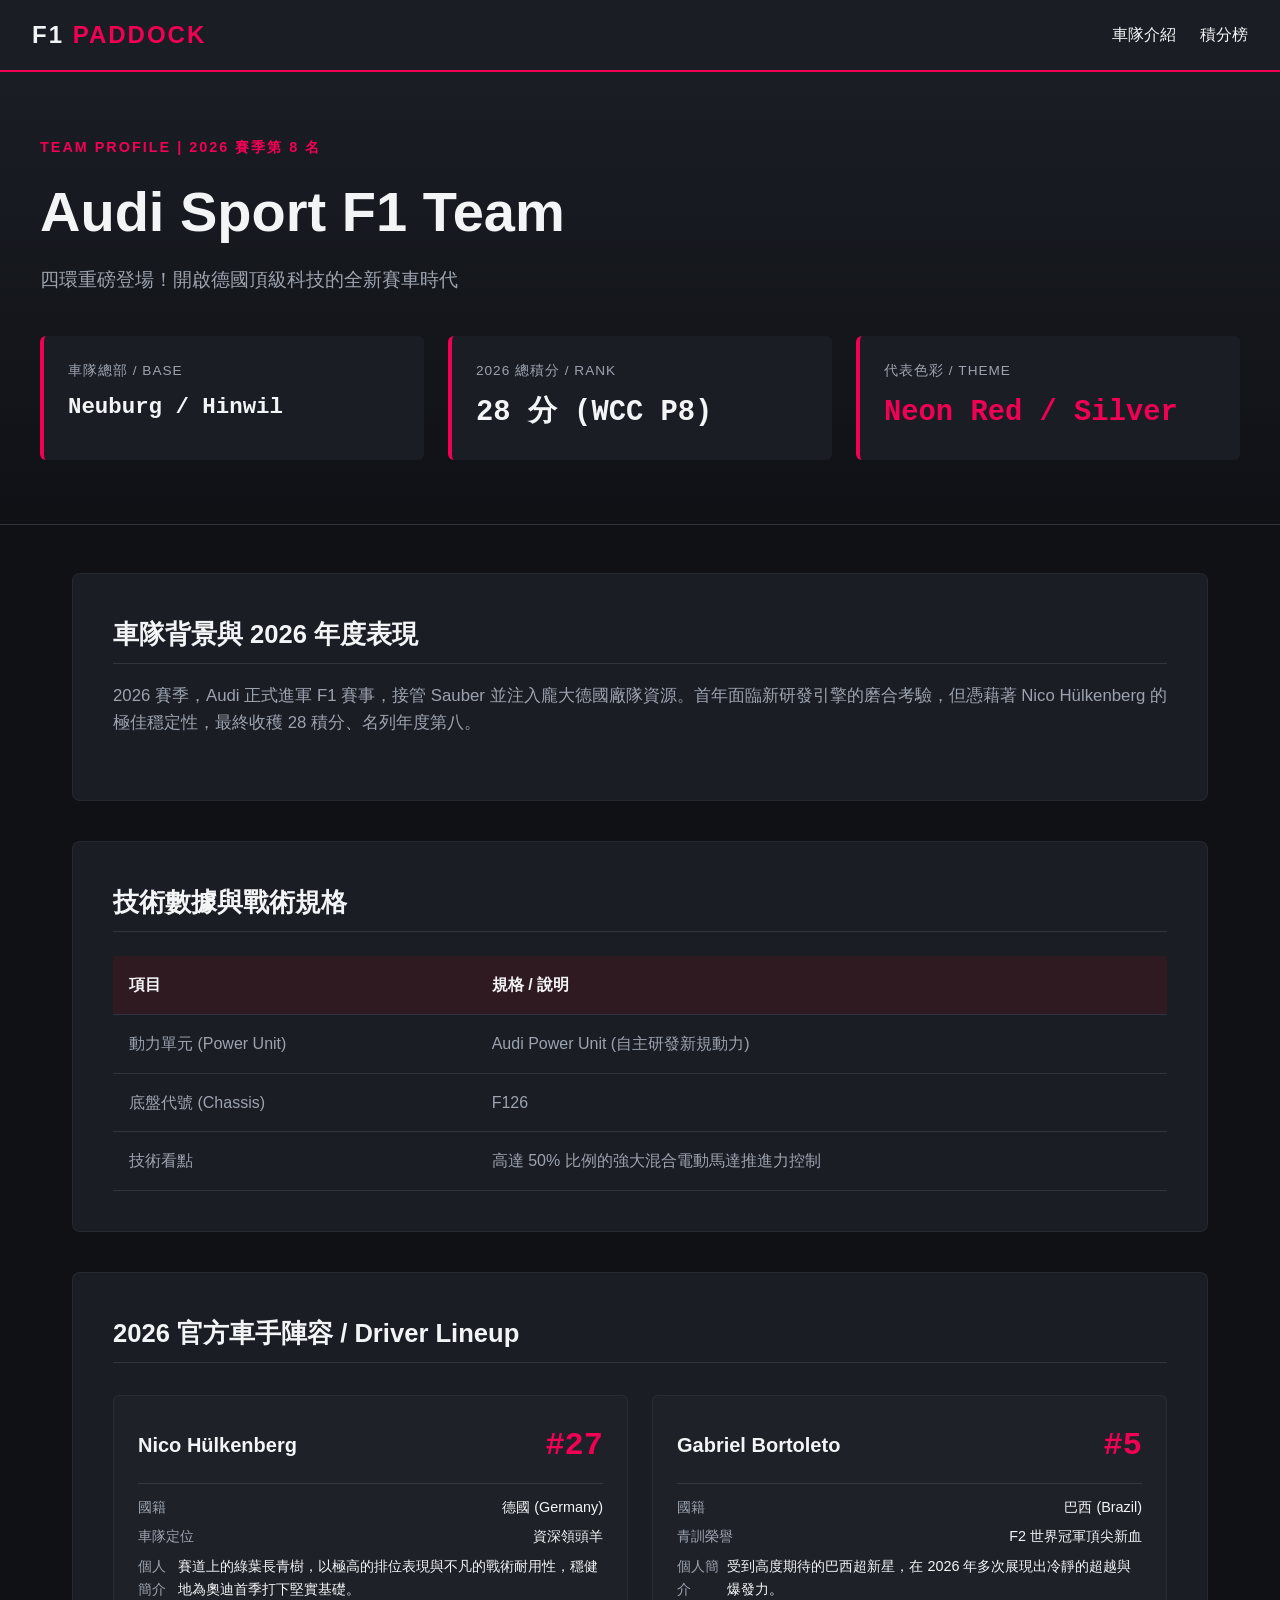
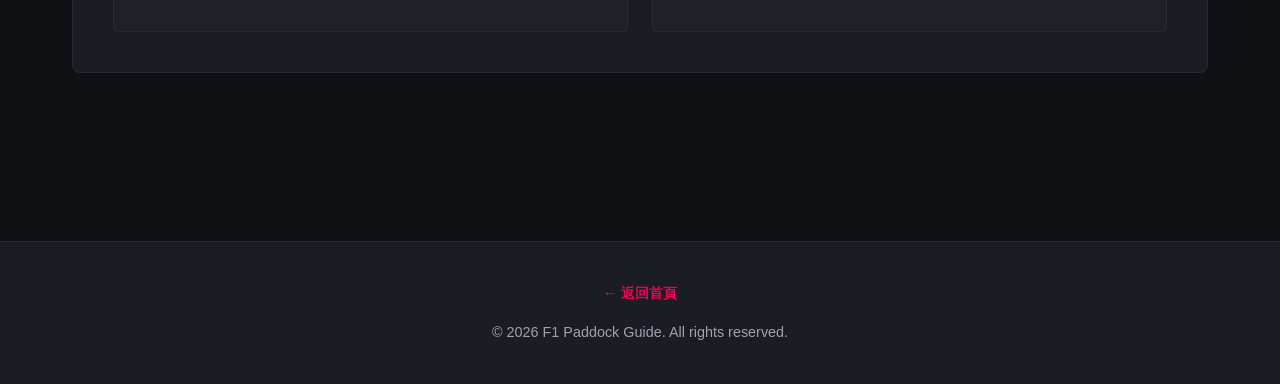
<file: pages/team-audi.html>
<!DOCTYPE html>
<html lang="zh-TW">
<head>
    <meta charset="UTF-8">
    <meta name="viewport" content="width=device-width, initial-scale=1.0">
    <title>Audi Sport F1 Team | F1 Paddock Guide</title>
    <link rel="stylesheet" href="../css/style.css">
    <style>
        :root { --accent-color: #f10153; } /* 奧迪亮霓虹紅 */
    </style>
</head>
<body>
    <nav>
        <a href="../index.html" class="logo">F1 <span>PADDOCK</span></a>
        <ul class="nav-links">
            <li><a href="../index.html#teams">車隊介紹</a></li>
            <li><a href="../index.html#standings">積分榜</a></li>
        </ul>
    </nav>

    <header class="page-hero">
        <div style="max-width: 1200px; margin: 0 auto;">
            <span class="category-tag">TEAM PROFILE | 2026 賽季第 8 名</span>
            <h1>Audi Sport F1 Team</h1>
            <p class="subtitle">四環重磅登場！開啟德國頂級科技的全新賽車時代</p>

            <div class="stats-container">
                <div class="stat-card">
                    <div class="stat-label">車隊總部 / Base</div>
                    <div class="stat-value" style="font-size: 1.4rem;">Neuburg / Hinwil</div>
                </div>
                <div class="stat-card">
                    <div class="stat-label">2026 總積分 / Rank</div>
                    <div class="stat-value">28 分 (WCC P8)</div>
                </div>
                <div class="stat-card">
                    <div class="stat-label">代表色彩 / Theme</div>
                    <div class="stat-value" style="color: #f10153;">Neon Red / Silver</div>
                </div>
            </div>
        </div>
    </header>

    <main class="content-container">
        <section class="article-section">
            <h3>車隊背景與 2026 年度表現</h3>
            <p>2026 賽季，Audi 正式進軍 F1 賽事，接管 Sauber 並注入龐大德國廠隊資源。首年面臨新研發引擎的磨合考驗，但憑藉著 Nico Hülkenberg 的極佳穩定性，最終收穫 28 積分、名列年度第八。</p>
        </section>

        <section class="article-section">
            <h3>技術數據與戰術規格</h3>
            <table class="data-table">
                <thead>
                    <tr>
                        <th>項目</th>
                        <th>規格 / 說明</th>
                    </tr>
                </thead>
                <tbody>
                    <tr>
                        <td>動力單元 (Power Unit)</td>
                        <td>Audi Power Unit (自主研發新規動力)</td>
                    </tr>
                    <tr>
                        <td>底盤代號 (Chassis)</td>
                        <td>F126</td>
                    </tr>
                    <tr>
                        <td>技術看點</td>
                        <td>高達 50% 比例的強大混合電動馬達推進力控制</td>
                    </tr>
                </tbody>
            </table>
        </section>

        <section class="article-section">
            <h3>2026 官方車手陣容 / Driver Lineup</h3>
            <div class="drivers-grid">
                <!-- Nico Hülkenberg -->
                <div class="driver-card">
                    <div class="driver-header">
                        <span class="driver-name">Nico Hülkenberg</span>
                        <span class="driver-no">#27</span>
                    </div>
                    <div class="driver-info-row">
                        <span class="driver-info-label">國籍</span>
                        <span class="driver-info-value">德國 (Germany)</span>
                    </div>
                    <div class="driver-info-row">
                        <span class="driver-info-label">車隊定位</span>
                        <span class="driver-info-value">資深領頭羊</span>
                    </div>
                    <div class="driver-info-row">
                        <span class="driver-info-label">個人簡介</span>
                        <span class="driver-info-value">賽道上的綠葉長青樹，以極高的排位表現與不凡的戰術耐用性，穩健地為奧迪首季打下堅實基礎。</span>
                    </div>
                </div>
                <!-- Gabriel Bortoleto -->
                <div class="driver-card">
                    <div class="driver-header">
                        <span class="driver-name">Gabriel Bortoleto</span>
                        <span class="driver-no">#5</span>
                    </div>
                    <div class="driver-info-row">
                        <span class="driver-info-label">國籍</span>
                        <span class="driver-info-value">巴西 (Brazil)</span>
                    </div>
                    <div class="driver-info-row">
                        <span class="driver-info-label">青訓榮譽</span>
                        <span class="driver-info-value">F2 世界冠軍頂尖新血</span>
                    </div>
                    <div class="driver-info-row">
                        <span class="driver-info-label">個人簡介</span>
                        <span class="driver-info-value">受到高度期待的巴西超新星，在 2026 年多次展現出冷靜的超越與爆發力。</span>
                    </div>
                </div>
            </div>
        </section>
    </main>

    <footer>
        <a href="../index.html" class="back-btn">&larr; 返回首頁</a>
        <p>&copy; 2026 F1 Paddock Guide. All rights reserved.</p>
    </footer>
</body>
</html>
</file>
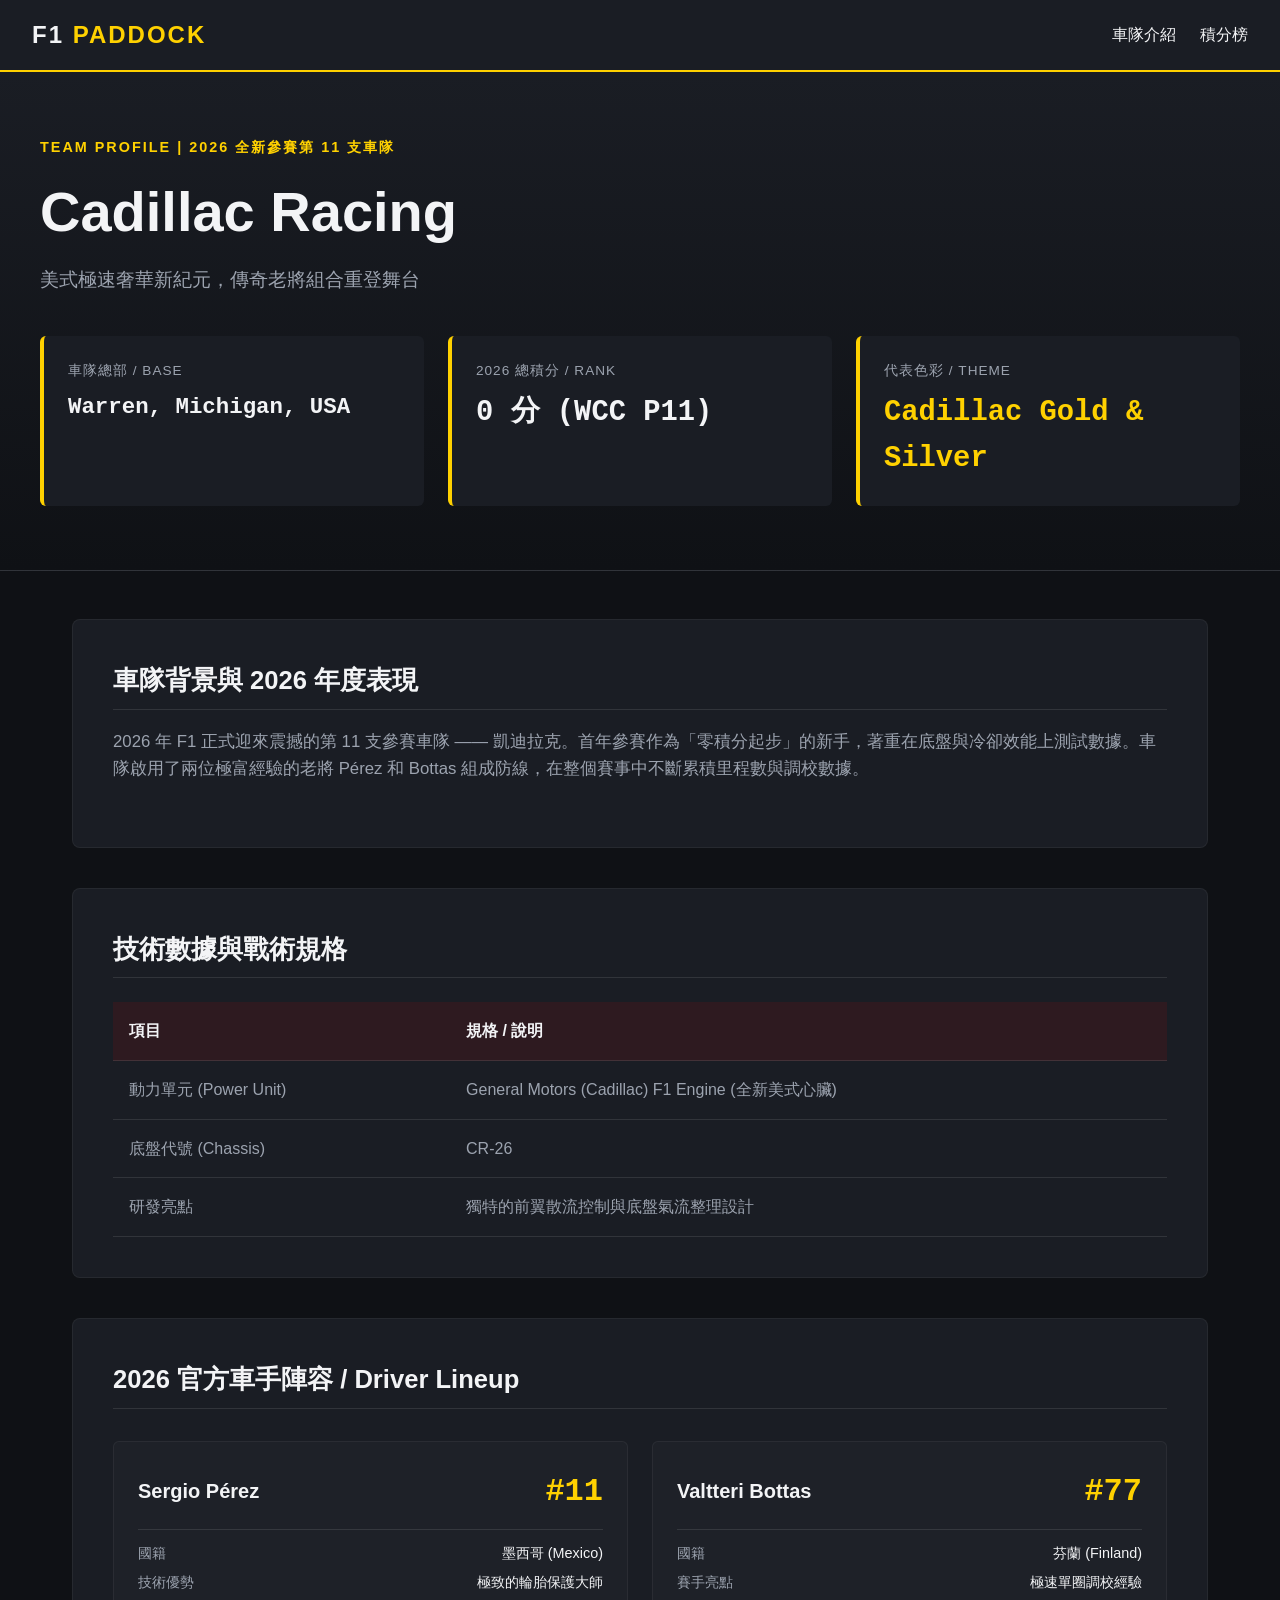
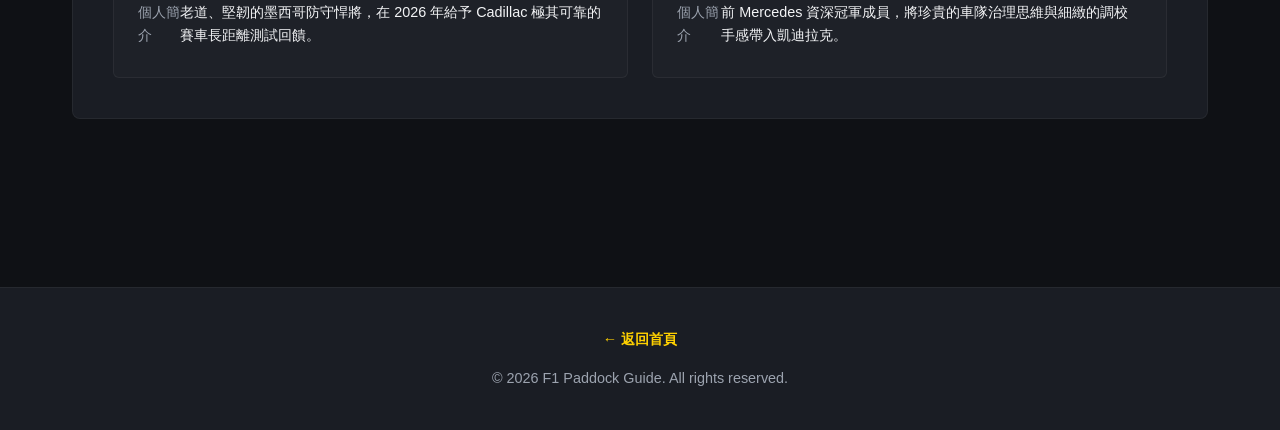
<file: pages/team-cadillac.html>
<!DOCTYPE html>
<html lang="zh-TW">
<head>
    <meta charset="UTF-8">
    <meta name="viewport" content="width=device-width, initial-scale=1.0">
    <title>Cadillac Racing F1 Team | F1 Paddock Guide</title>
    <link rel="stylesheet" href="../css/style.css">
    <style>
        :root { --accent-color: #ffd100; } /* 凱迪拉克豪華金 */
    </style>
</head>
<body>
    <nav>
        <a href="../index.html" class="logo">F1 <span>PADDOCK</span></a>
        <ul class="nav-links">
            <li><a href="../index.html#teams">車隊介紹</a></li>
            <li><a href="../index.html#standings">積分榜</a></li>
        </ul>
    </nav>

    <header class="page-hero">
        <div style="max-width: 1200px; margin: 0 auto;">
            <span class="category-tag">TEAM PROFILE | 2026 全新參賽第 11 支車隊</span>
            <h1>Cadillac Racing</h1>
            <p class="subtitle">美式極速奢華新紀元，傳奇老將組合重登舞台</p>

            <div class="stats-container">
                <div class="stat-card">
                    <div class="stat-label">車隊總部 / Base</div>
                    <div class="stat-value" style="font-size: 1.4rem;">Warren, Michigan, USA</div>
                </div>
                <div class="stat-card">
                    <div class="stat-label">2026 總積分 / Rank</div>
                    <div class="stat-value">0 分 (WCC P11)</div>
                </div>
                <div class="stat-card">
                    <div class="stat-label">代表色彩 / Theme</div>
                    <div class="stat-value" style="color: #ffd100;">Cadillac Gold & Silver</div>
                </div>
            </div>
        </div>
    </header>

    <main class="content-container">
        <section class="article-section">
            <h3>車隊背景與 2026 年度表現</h3>
            <p>2026 年 F1 正式迎來震撼的第 11 支參賽車隊 —— 凱迪拉克。首年參賽作為「零積分起步」的新手，著重在底盤與冷卻效能上測試數據。車隊啟用了兩位極富經驗的老將 Pérez 和 Bottas 組成防線，在整個賽事中不斷累積里程數與調校數據。</p>
        </section>

        <section class="article-section">
            <h3>技術數據與戰術規格</h3>
            <table class="data-table">
                <thead>
                    <tr>
                        <th>項目</th>
                        <th>規格 / 說明</th>
                    </tr>
                </thead>
                <tbody>
                    <tr>
                        <td>動力單元 (Power Unit)</td>
                        <td>General Motors (Cadillac) F1 Engine (全新美式心臟)</td>
                    </tr>
                    <tr>
                        <td>底盤代號 (Chassis)</td>
                        <td>CR-26</td>
                    </tr>
                    <tr>
                        <td>研發亮點</td>
                        <td>獨特的前翼散流控制與底盤氣流整理設計</td>
                    </tr>
                </tbody>
            </table>
        </section>

        <section class="article-section">
            <h3>2026 官方車手陣容 / Driver Lineup</h3>
            <div class="drivers-grid">
                <!-- Sergio Pérez -->
                <div class="driver-card">
                    <div class="driver-header">
                        <span class="driver-name">Sergio Pérez</span>
                        <span class="driver-no">#11</span>
                    </div>
                    <div class="driver-info-row">
                        <span class="driver-info-label">國籍</span>
                        <span class="driver-info-value">墨西哥 (Mexico)</span>
                    </div>
                    <div class="driver-info-row">
                        <span class="driver-info-label">技術優勢</span>
                        <span class="driver-info-value">極致的輪胎保護大師</span>
                    </div>
                    <div class="driver-info-row">
                        <span class="driver-info-label">個人簡介</span>
                        <span class="driver-info-value">老道、堅韌的墨西哥防守悍將，在 2026 年給予 Cadillac 極其可靠的賽車長距離測試回饋。</span>
                    </div>
                </div>
                <!-- Valtteri Bottas -->
                <div class="driver-card">
                    <div class="driver-header">
                        <span class="driver-name">Valtteri Bottas</span>
                        <span class="driver-no">#77</span>
                    </div>
                    <div class="driver-info-row">
                        <span class="driver-info-label">國籍</span>
                        <span class="driver-info-value">芬蘭 (Finland)</span>
                    </div>
                    <div class="driver-info-row">
                        <span class="driver-info-label">賽手亮點</span>
                        <span class="driver-info-value">極速單圈調校經驗</span>
                    </div>
                    <div class="driver-info-row">
                        <span class="driver-info-label">個人簡介</span>
                        <span class="driver-info-value">前 Mercedes 資深冠軍成員，將珍貴的車隊治理思維與細緻的調校手感帶入凱迪拉克。</span>
                    </div>
                </div>
            </div>
        </section>
    </main>

    <footer>
        <a href="../index.html" class="back-btn">&larr; 返回首頁</a>
        <p>&copy; 2026 F1 Paddock Guide. All rights reserved.</p>
    </footer>
</body>
</html>
</file>
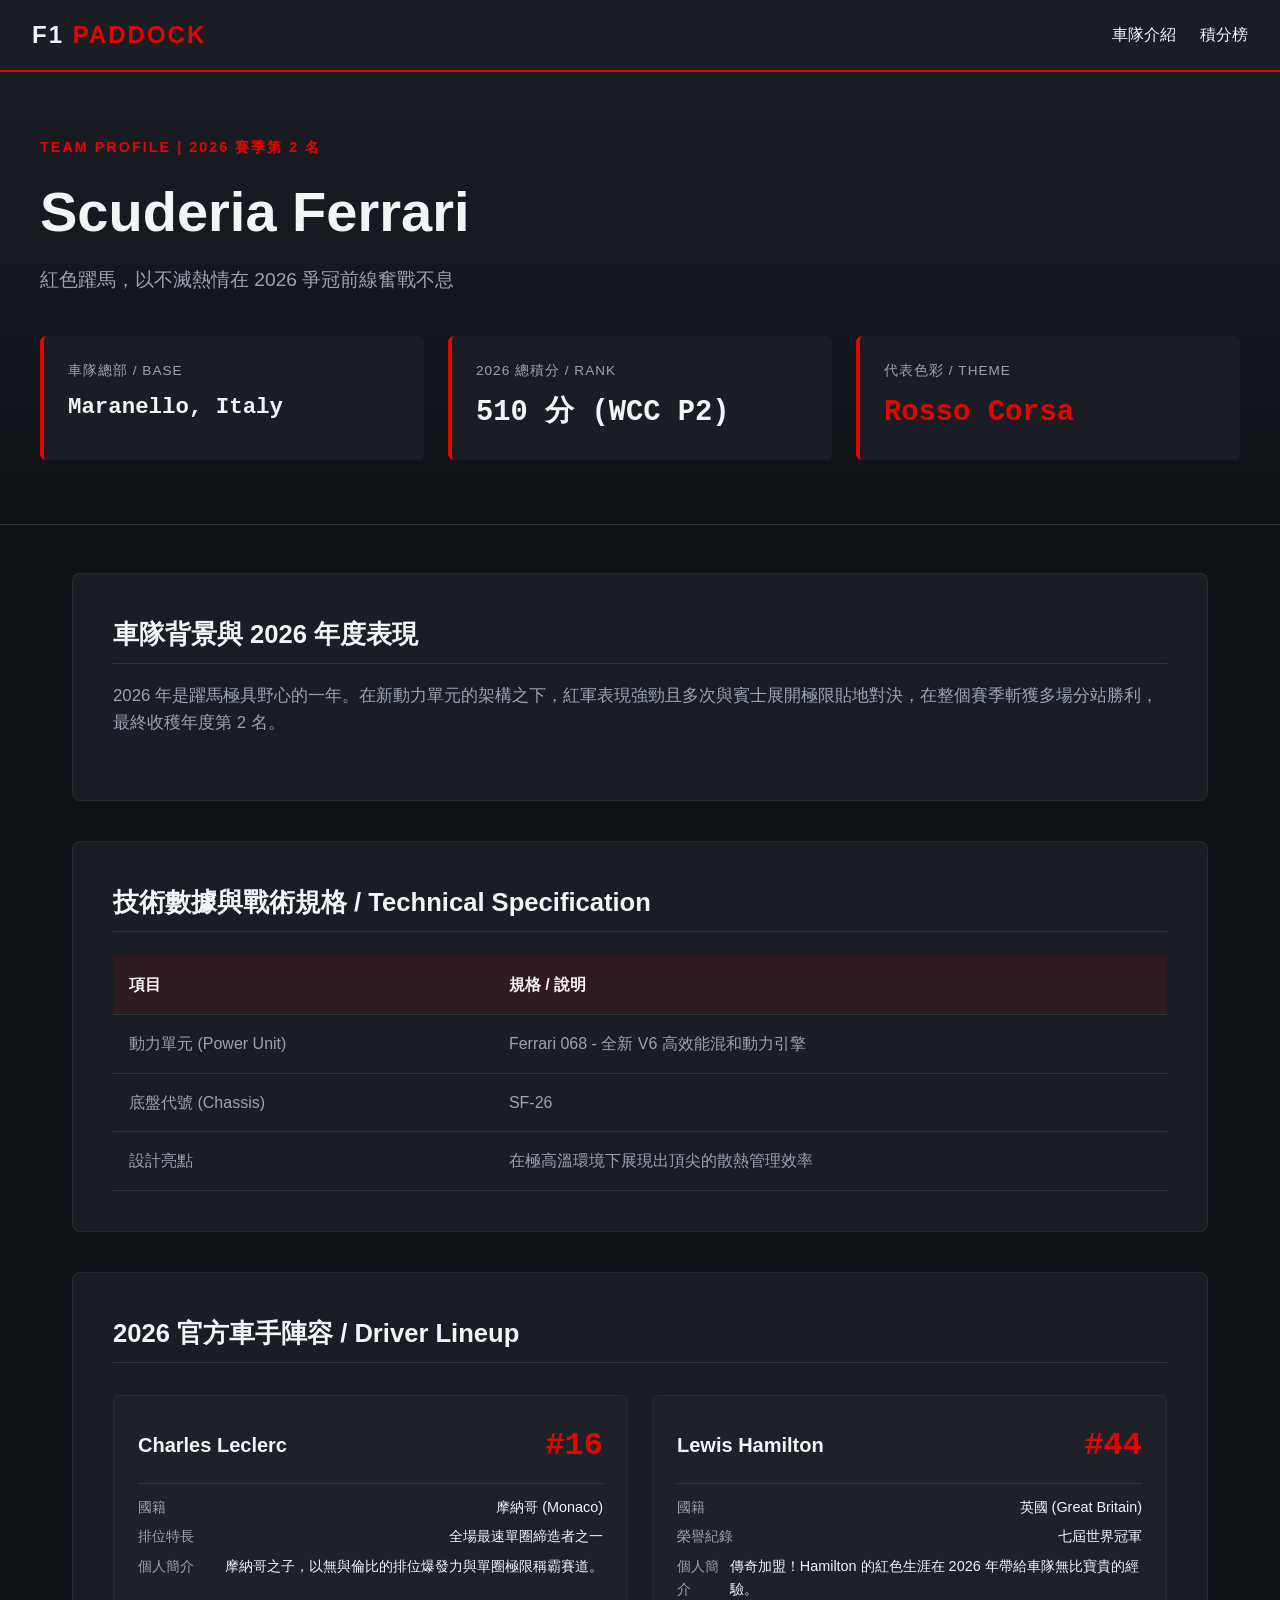
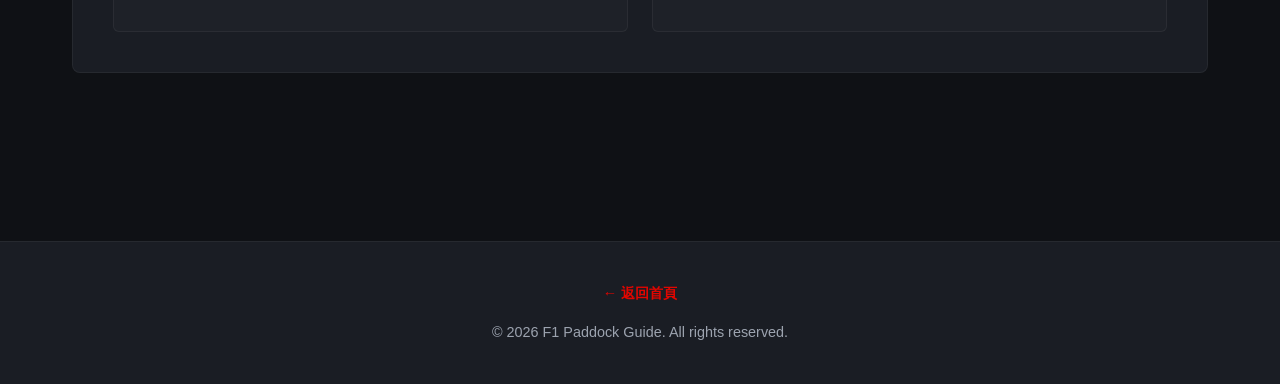
<file: pages/team-ferrari.html>
<!DOCTYPE html>
<html lang="zh-TW">
<head>
    <meta charset="UTF-8">
    <meta name="viewport" content="width=device-width, initial-scale=1.0">
    <title>Scuderia Ferrari | F1 Paddock Guide</title>
    <link rel="stylesheet" href="../css/style.css">
    <style>
        :root { --accent-color: #e10600; } /* 經典賽道紅 */
    </style>
</head>
<body>
    <nav>
        <a href="../index.html" class="logo">F1 <span>PADDOCK</span></a>
        <ul class="nav-links">
            <li><a href="../index.html#teams">車隊介紹</a></li>
            <li><a href="../index.html#standings">積分榜</a></li>
        </ul>
    </nav>

    <header class="page-hero">
        <div style="max-width: 1200px; margin: 0 auto;">
            <span class="category-tag">TEAM PROFILE | 2026 賽季第 2 名</span>
            <h1>Scuderia Ferrari</h1>
            <p class="subtitle">紅色躍馬，以不滅熱情在 2026 爭冠前線奮戰不息</p>

            <div class="stats-container">
                <div class="stat-card">
                    <div class="stat-label">車隊總部 / Base</div>
                    <div class="stat-value" style="font-size: 1.4rem;">Maranello, Italy</div>
                </div>
                <div class="stat-card">
                    <div class="stat-label">2026 總積分 / Rank</div>
                    <div class="stat-value">510 分 (WCC P2)</div>
                </div>
                <div class="stat-card">
                    <div class="stat-label">代表色彩 / Theme</div>
                    <div class="stat-value" style="color: #e10600;">Rosso Corsa</div>
                </div>
            </div>
        </div>
    </header>

    <main class="content-container">
        <section class="article-section">
            <h3>車隊背景與 2026 年度表現</h3>
            <p>2026 年是躍馬極具野心的一年。在新動力單元的架構之下，紅軍表現強勁且多次與賓士展開極限貼地對決，在整個賽季斬獲多場分站勝利，最終收穫年度第 2 名。</p>
        </section>

        <section class="article-section">
            <h3>技術數據與戰術規格 / Technical Specification</h3>
            <table class="data-table">
                <thead>
                    <tr>
                        <th>項目</th>
                        <th>規格 / 說明</th>
                    </tr>
                </thead>
                <tbody>
                    <tr>
                        <td>動力單元 (Power Unit)</td>
                        <td>Ferrari 068 - 全新 V6 高效能混和動力引擎</td>
                    </tr>
                    <tr>
                        <td>底盤代號 (Chassis)</td>
                        <td>SF-26</td>
                    </tr>
                    <tr>
                        <td>設計亮點</td>
                        <td>在極高溫環境下展現出頂尖的散熱管理效率</td>
                    </tr>
                </tbody>
            </table>
        </section>

        <section class="article-section">
            <h3>2026 官方車手陣容 / Driver Lineup</h3>
            <div class="drivers-grid">
                <!-- Charles Leclerc -->
                <div class="driver-card">
                    <div class="driver-header">
                        <span class="driver-name">Charles Leclerc</span>
                        <span class="driver-no">#16</span>
                    </div>
                    <div class="driver-info-row">
                        <span class="driver-info-label">國籍</span>
                        <span class="driver-info-value">摩納哥 (Monaco)</span>
                    </div>
                    <div class="driver-info-row">
                        <span class="driver-info-label">排位特長</span>
                        <span class="driver-info-value">全場最速單圈締造者之一</span>
                    </div>
                    <div class="driver-info-row">
                        <span class="driver-info-label">個人簡介</span>
                        <span class="driver-info-value">摩納哥之子，以無與倫比的排位爆發力與單圈極限稱霸賽道。</span>
                    </div>
                </div>
                <!-- Lewis Hamilton -->
                <div class="driver-card">
                    <div class="driver-header">
                        <span class="driver-name">Lewis Hamilton</span>
                        <span class="driver-no">#44</span>
                    </div>
                    <div class="driver-info-row">
                        <span class="driver-info-label">國籍</span>
                        <span class="driver-info-value">英國 (Great Britain)</span>
                    </div>
                    <div class="driver-info-row">
                        <span class="driver-info-label">榮譽紀錄</span>
                        <span class="driver-info-value">七屆世界冠軍</span>
                    </div>
                    <div class="driver-info-row">
                        <span class="driver-info-label">個人簡介</span>
                        <span class="driver-info-value">傳奇加盟！Hamilton 的紅色生涯在 2026 年帶給車隊無比寶貴的經驗。</span>
                    </div>
                </div>
            </div>
        </section>
    </main>

    <footer>
        <a href="../index.html" class="back-btn">&larr; 返回首頁</a>
        <p>&copy; 2026 F1 Paddock Guide. All rights reserved.</p>
    </footer>
</body>
</html>
</file>
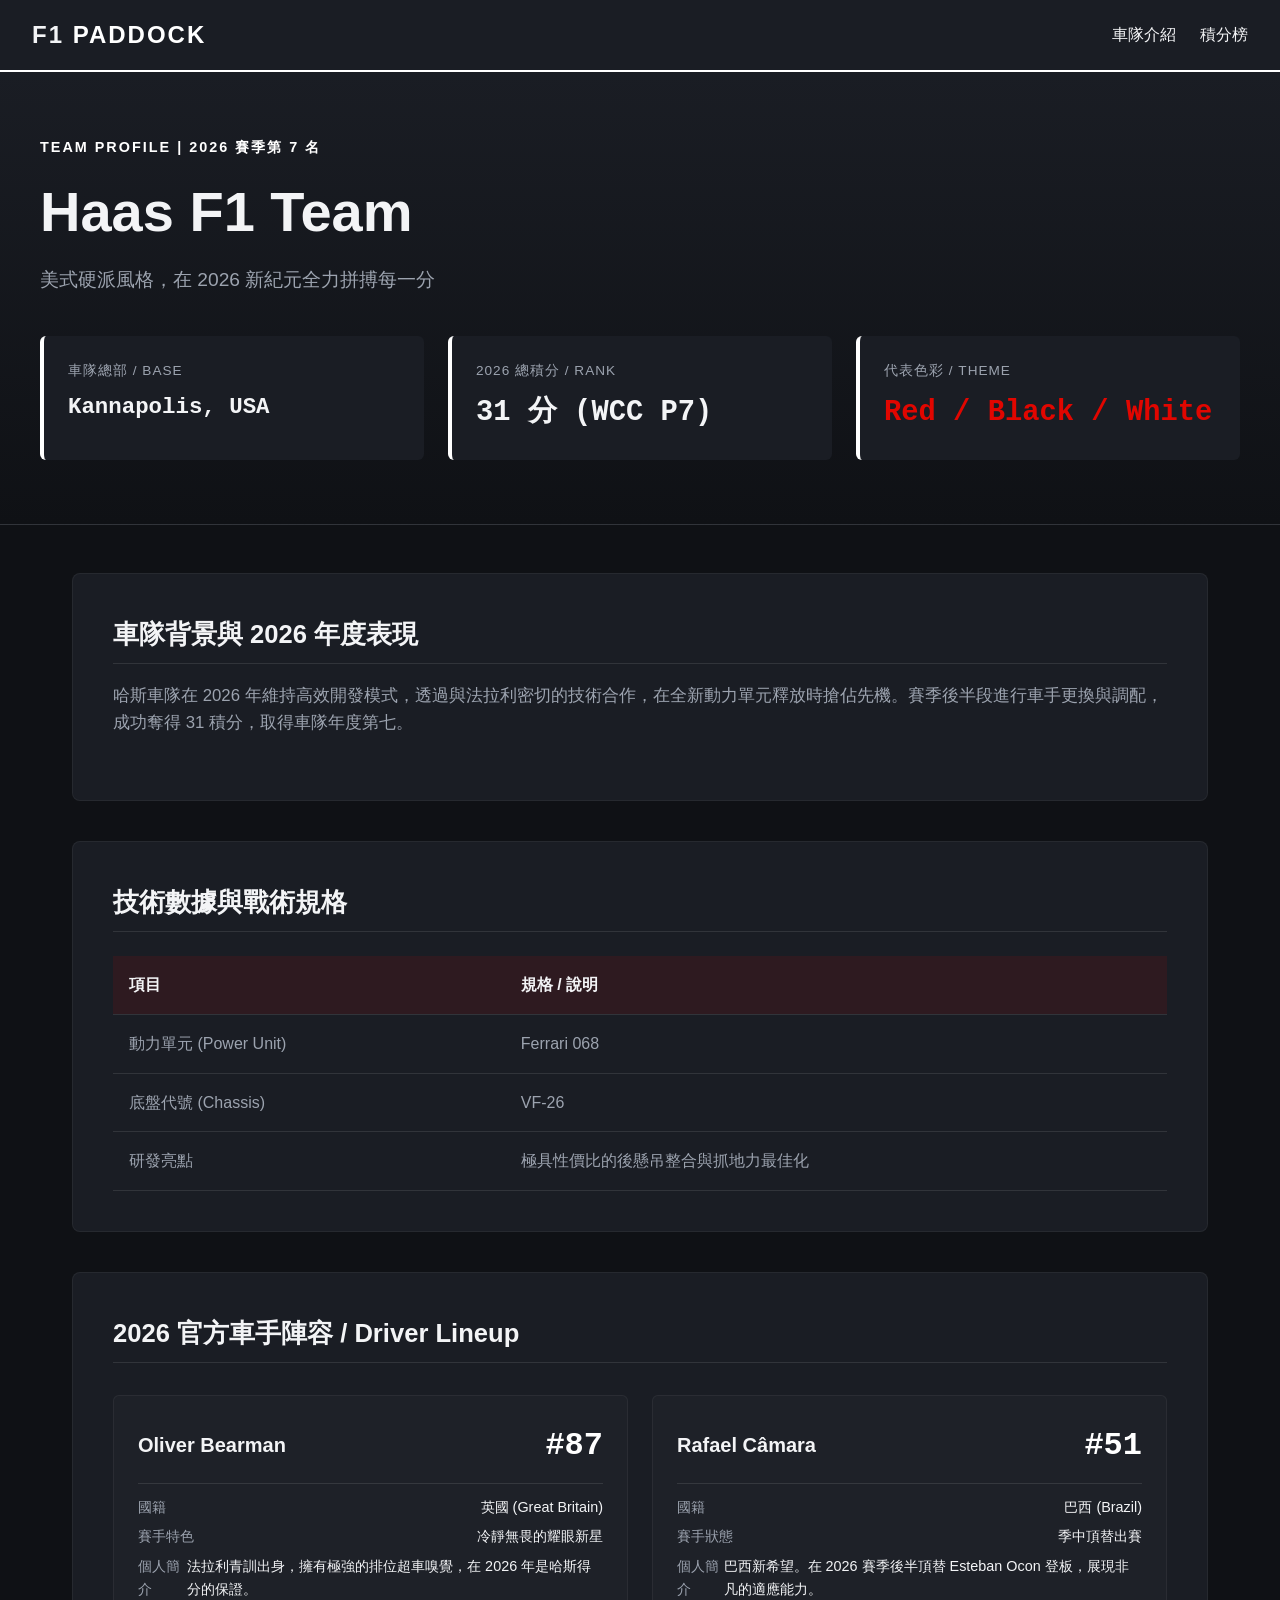
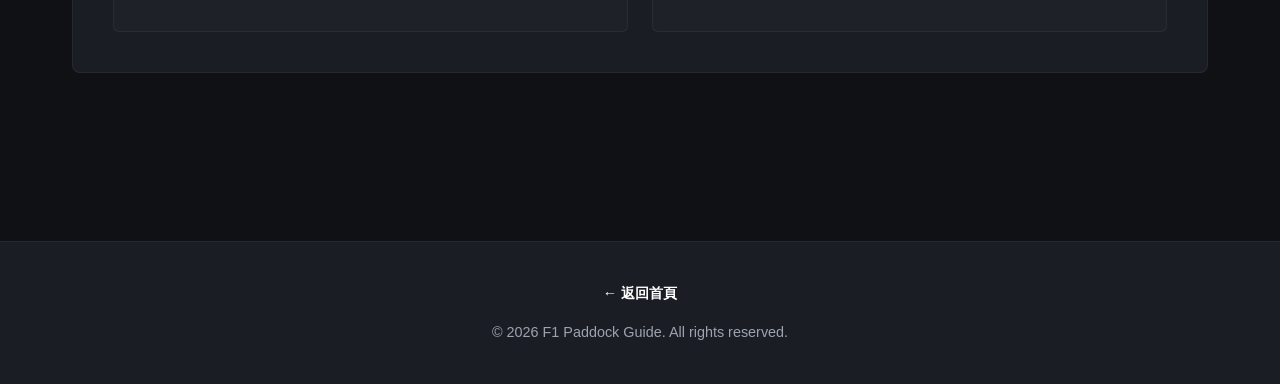
<file: pages/team-haas.html>
<!DOCTYPE html>
<html lang="zh-TW">
<head>
    <meta charset="UTF-8">
    <meta name="viewport" content="width=device-width, initial-scale=1.0">
    <title>Haas F1 Team | F1 Paddock Guide</title>
    <link rel="stylesheet" href="../css/style.css">
    <style>
        :root { --accent-color: #ffffff; } /* 經典白色/紅色點綴 */
    </style>
</head>
<body>
    <nav>
        <a href="../index.html" class="logo">F1 <span>PADDOCK</span></a>
        <ul class="nav-links">
            <li><a href="../index.html#teams">車隊介紹</a></li>
            <li><a href="../index.html#standings">積分榜</a></li>
        </ul>
    </nav>

    <header class="page-hero">
        <div style="max-width: 1200px; margin: 0 auto;">
            <span class="category-tag">TEAM PROFILE | 2026 賽季第 7 名</span>
            <h1>Haas F1 Team</h1>
            <p class="subtitle">美式硬派風格，在 2026 新紀元全力拼搏每一分</p>

            <div class="stats-container">
                <div class="stat-card">
                    <div class="stat-label">車隊總部 / Base</div>
                    <div class="stat-value" style="font-size: 1.4rem;">Kannapolis, USA</div>
                </div>
                <div class="stat-card">
                    <div class="stat-label">2026 總積分 / Rank</div>
                    <div class="stat-value">31 分 (WCC P7)</div>
                </div>
                <div class="stat-card">
                    <div class="stat-label">代表色彩 / Theme</div>
                    <div class="stat-value" style="color: #e10600;">Red / Black / White</div>
                </div>
            </div>
        </div>
    </header>

    <main class="content-container">
        <section class="article-section">
            <h3>車隊背景與 2026 年度表現</h3>
            <p>哈斯車隊在 2026 年維持高效開發模式，透過與法拉利密切的技術合作，在全新動力單元釋放時搶佔先機。賽季後半段進行車手更換與調配，成功奪得 31 積分，取得車隊年度第七。</p>
        </section>

        <section class="article-section">
            <h3>技術數據與戰術規格</h3>
            <table class="data-table">
                <thead>
                    <tr>
                        <th>項目</th>
                        <th>規格 / 說明</th>
                    </tr>
                </thead>
                <tbody>
                    <tr>
                        <td>動力單元 (Power Unit)</td>
                        <td>Ferrari 068</td>
                    </tr>
                    <tr>
                        <td>底盤代號 (Chassis)</td>
                        <td>VF-26</td>
                    </tr>
                    <tr>
                        <td>研發亮點</td>
                        <td>極具性價比的後懸吊整合與抓地力最佳化</td>
                    </tr>
                </tbody>
            </table>
        </section>

        <section class="article-section">
            <h3>2026 官方車手陣容 / Driver Lineup</h3>
            <div class="drivers-grid">
                <!-- Oliver Bearman -->
                <div class="driver-card">
                    <div class="driver-header">
                        <span class="driver-name">Oliver Bearman</span>
                        <span class="driver-no">#87</span>
                    </div>
                    <div class="driver-info-row">
                        <span class="driver-info-label">國籍</span>
                        <span class="driver-info-value">英國 (Great Britain)</span>
                    </div>
                    <div class="driver-info-row">
                        <span class="driver-info-label">賽手特色</span>
                        <span class="driver-info-value">冷靜無畏的耀眼新星</span>
                    </div>
                    <div class="driver-info-row">
                        <span class="driver-info-label">個人簡介</span>
                        <span class="driver-info-value">法拉利青訓出身，擁有極強的排位超車嗅覺，在 2026 年是哈斯得分的保證。</span>
                    </div>
                </div>
                <!-- Rafael Câmara -->
                <div class="driver-card">
                    <div class="driver-header">
                        <span class="driver-name">Rafael Câmara</span>
                        <span class="driver-no">#51</span>
                    </div>
                    <div class="driver-info-row">
                        <span class="driver-info-label">國籍</span>
                        <span class="driver-info-value">巴西 (Brazil)</span>
                    </div>
                    <div class="driver-info-row">
                        <span class="driver-info-label">賽手狀態</span>
                        <span class="driver-info-value">季中頂替出賽</span>
                    </div>
                    <div class="driver-info-row">
                        <span class="driver-info-label">個人簡介</span>
                        <span class="driver-info-value">巴西新希望。在 2026 賽季後半頂替 Esteban Ocon 登板，展現非凡的適應能力。</span>
                    </div>
                </div>
            </div>
        </section>
    </main>

    <footer>
        <a href="../index.html" class="back-btn">&larr; 返回首頁</a>
        <p>&copy; 2026 F1 Paddock Guide. All rights reserved.</p>
    </footer>
</body>
</html>
</file>
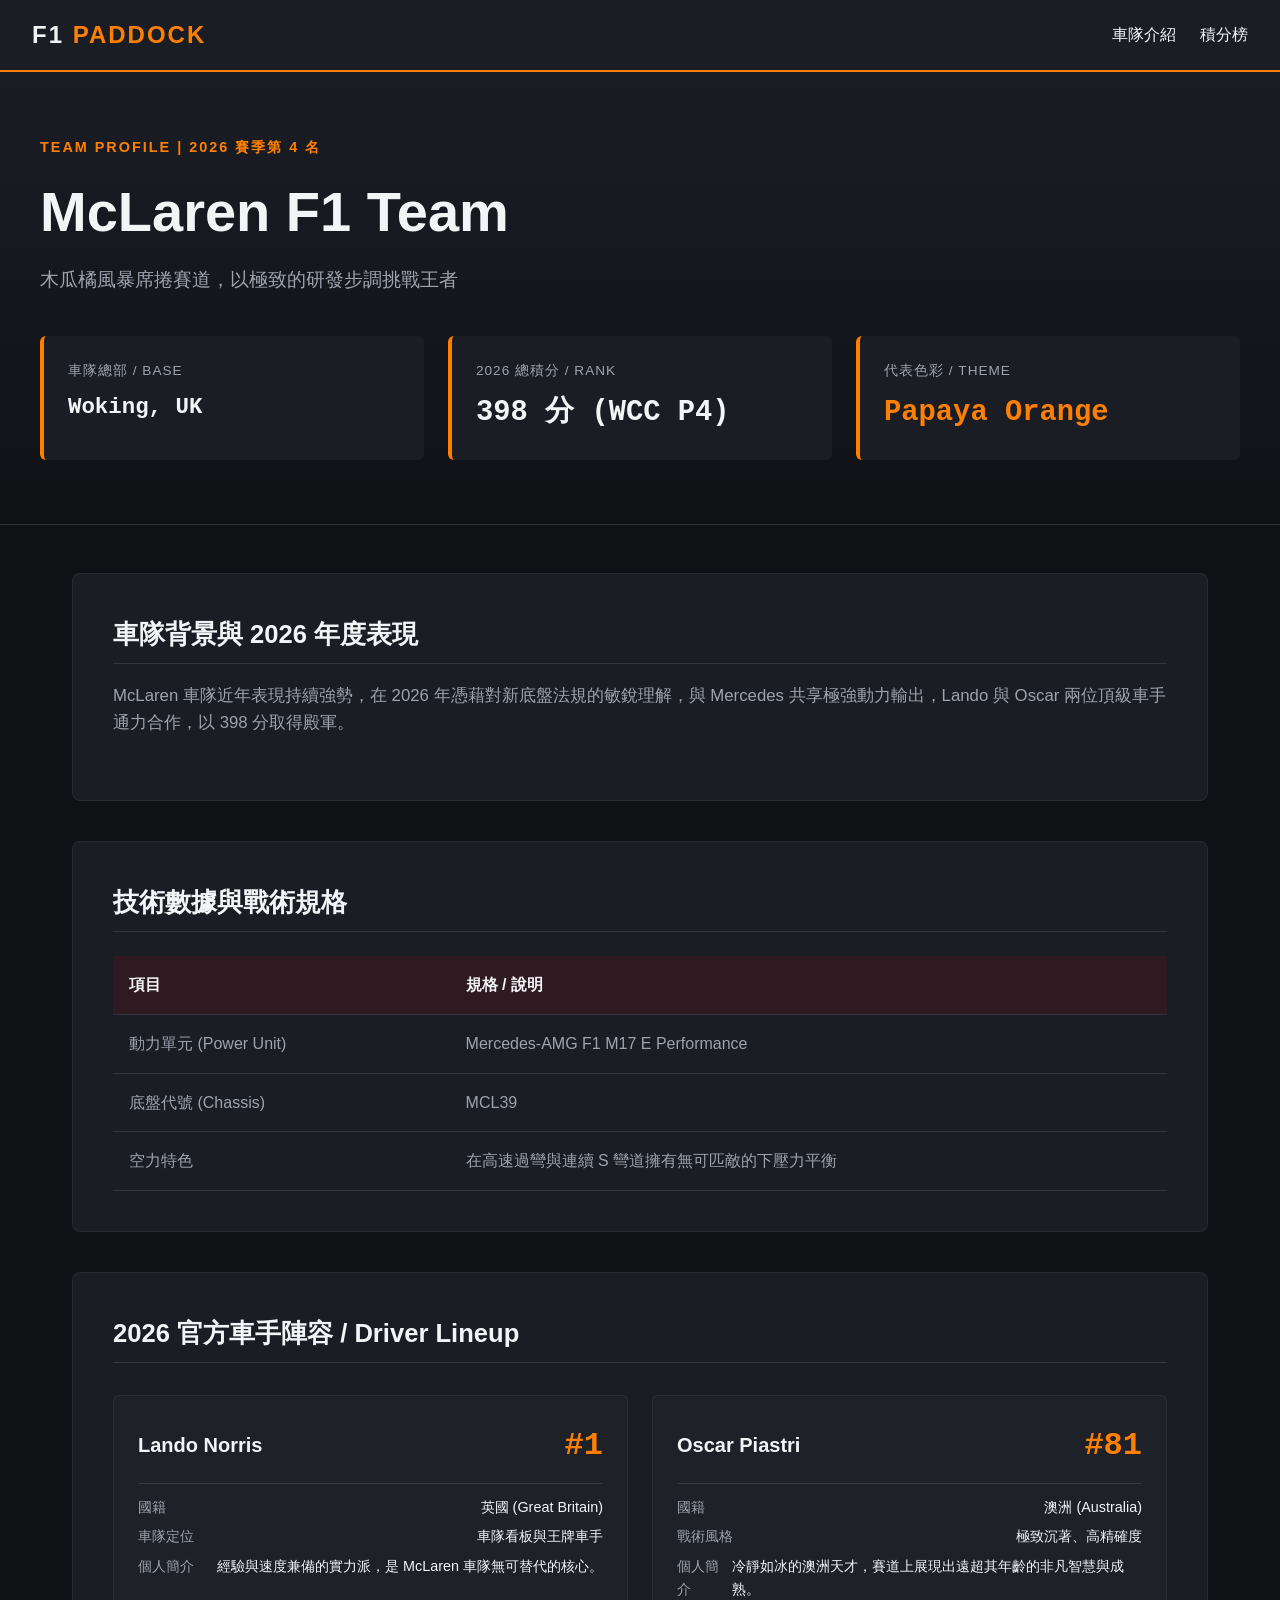
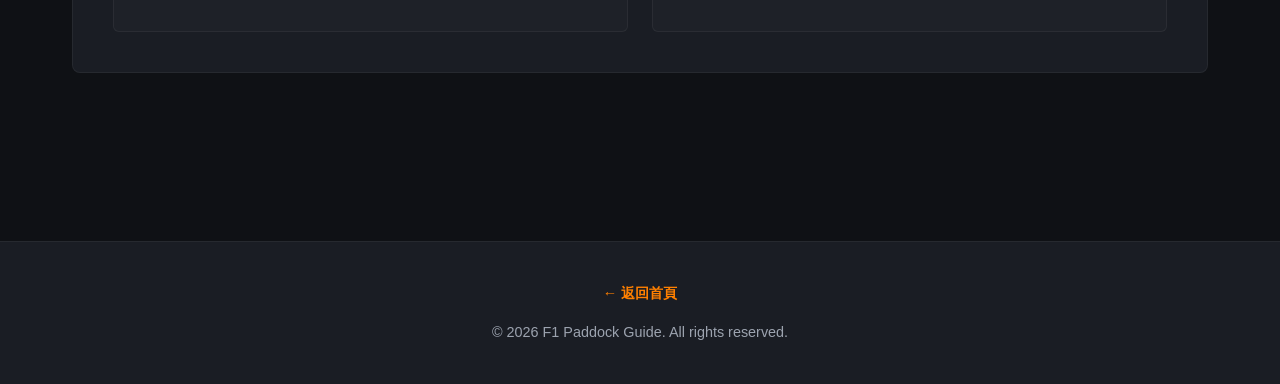
<file: pages/team-mclaren.html>
<!DOCTYPE html>
<html lang="zh-TW">
<head>
    <meta charset="UTF-8">
    <meta name="viewport" content="width=device-width, initial-scale=1.0">
    <title>McLaren F1 Team | F1 Paddock Guide</title>
    <link rel="stylesheet" href="../css/style.css">
    <style>
        :root { --accent-color: #ff8000; } /* 木瓜橘 */
    </style>
</head>
<body>
    <nav>
        <a href="../index.html" class="logo">F1 <span>PADDOCK</span></a>
        <ul class="nav-links">
            <li><a href="../index.html#teams">車隊介紹</a></li>
            <li><a href="../index.html#standings">積分榜</a></li>
        </ul>
    </nav>

    <header class="page-hero">
        <div style="max-width: 1200px; margin: 0 auto;">
            <span class="category-tag">TEAM PROFILE | 2026 賽季第 4 名</span>
            <h1>McLaren F1 Team</h1>
            <p class="subtitle">木瓜橘風暴席捲賽道，以極致的研發步調挑戰王者</p>

            <div class="stats-container">
                <div class="stat-card">
                    <div class="stat-label">車隊總部 / Base</div>
                    <div class="stat-value" style="font-size: 1.4rem;">Woking, UK</div>
                </div>
                <div class="stat-card">
                    <div class="stat-label">2026 總積分 / Rank</div>
                    <div class="stat-value">398 分 (WCC P4)</div>
                </div>
                <div class="stat-card">
                    <div class="stat-label">代表色彩 / Theme</div>
                    <div class="stat-value" style="color: #ff8000;">Papaya Orange</div>
                </div>
            </div>
        </div>
    </header>

    <main class="content-container">
        <section class="article-section">
            <h3>車隊背景與 2026 年度表現</h3>
            <p>McLaren 車隊近年表現持續強勢，在 2026 年憑藉對新底盤法規的敏銳理解，與 Mercedes 共享極強動力輸出，Lando 與 Oscar 兩位頂級車手通力合作，以 398 分取得殿軍。</p>
        </section>

        <section class="article-section">
            <h3>技術數據與戰術規格</h3>
            <table class="data-table">
                <thead>
                    <tr>
                        <th>項目</th>
                        <th>規格 / 說明</th>
                    </tr>
                </thead>
                <tbody>
                    <tr>
                        <td>動力單元 (Power Unit)</td>
                        <td>Mercedes-AMG F1 M17 E Performance</td>
                    </tr>
                    <tr>
                        <td>底盤代號 (Chassis)</td>
                        <td>MCL39</td>
                    </tr>
                    <tr>
                        <td>空力特色</td>
                        <td>在高速過彎與連續 S 彎道擁有無可匹敵的下壓力平衡</td>
                    </tr>
                </tbody>
            </table>
        </section>

        <section class="article-section">
            <h3>2026 官方車手陣容 / Driver Lineup</h3>
            <div class="drivers-grid">
                <!-- Lando Norris -->
                <div class="driver-card">
                    <div class="driver-header">
                        <span class="driver-name">Lando Norris</span>
                        <span class="driver-no">#1</span>
                    </div>
                    <div class="driver-info-row">
                        <span class="driver-info-label">國籍</span>
                        <span class="driver-info-value">英國 (Great Britain)</span>
                    </div>
                    <div class="driver-info-row">
                        <span class="driver-info-label">車隊定位</span>
                        <span class="driver-info-value">車隊看板與王牌車手</span>
                    </div>
                    <div class="driver-info-row">
                        <span class="driver-info-label">個人簡介</span>
                        <span class="driver-info-value">經驗與速度兼備的實力派，是 McLaren 車隊無可替代的核心。</span>
                    </div>
                </div>
                <!-- Oscar Piastri -->
                <div class="driver-card">
                    <div class="driver-header">
                        <span class="driver-name">Oscar Piastri</span>
                        <span class="driver-no">#81</span>
                    </div>
                    <div class="driver-info-row">
                        <span class="driver-info-label">國籍</span>
                        <span class="driver-info-value">澳洲 (Australia)</span>
                    </div>
                    <div class="driver-info-row">
                        <span class="driver-info-label">戰術風格</span>
                        <span class="driver-info-value">極致沉著、高精確度</span>
                    </div>
                    <div class="driver-info-row">
                        <span class="driver-info-label">個人簡介</span>
                        <span class="driver-info-value">冷靜如冰的澳洲天才，賽道上展現出遠超其年齡的非凡智慧與成熟。</span>
                    </div>
                </div>
            </div>
        </section>
    </main>

    <footer>
        <a href="../index.html" class="back-btn">&larr; 返回首頁</a>
        <p>&copy; 2026 F1 Paddock Guide. All rights reserved.</p>
    </footer>
</body>
</html>
</file>
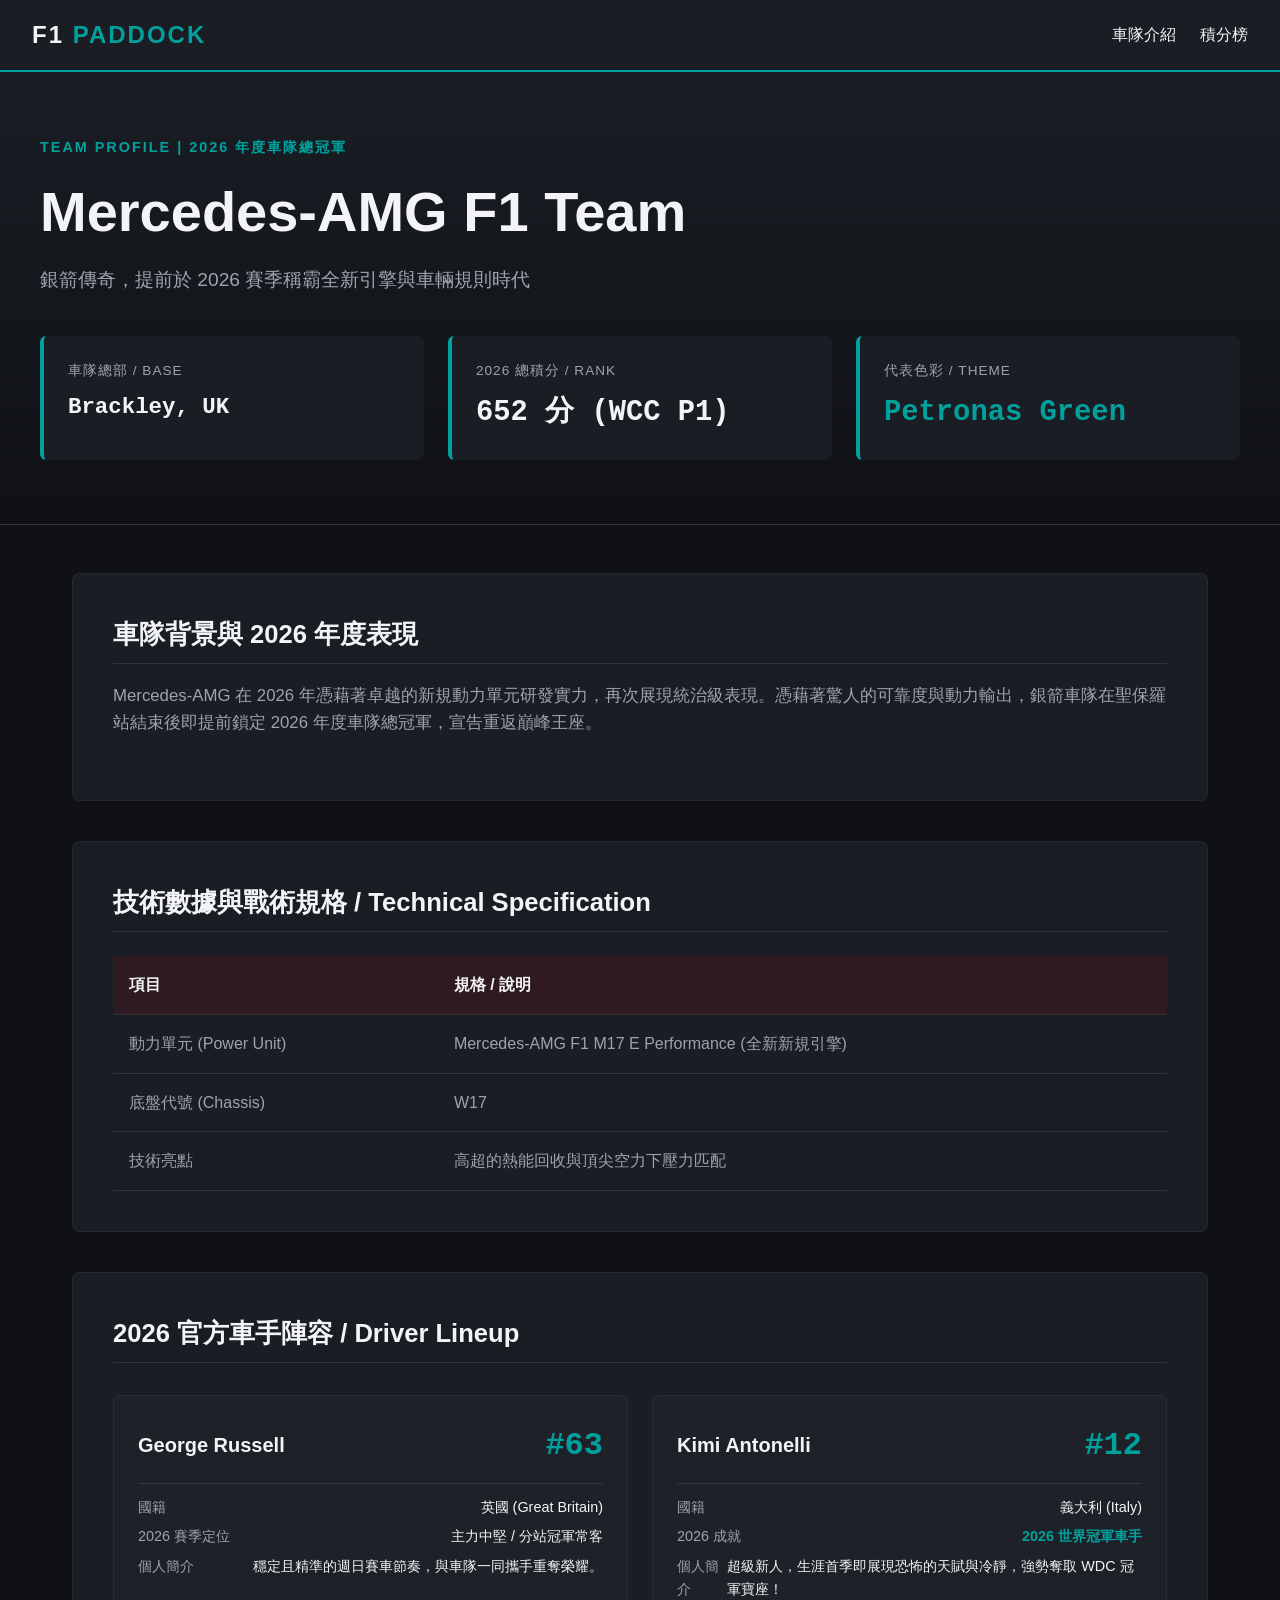
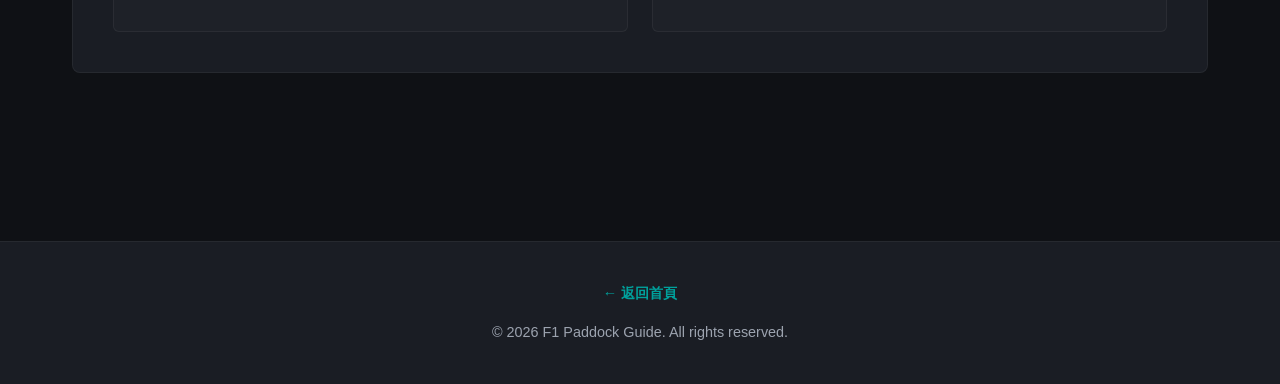
<file: pages/team-mercedes.html>
<!DOCTYPE html>
<html lang="zh-TW">
<head>
    <meta charset="UTF-8">
    <meta name="viewport" content="width=device-width, initial-scale=1.0">
    <title>Mercedes-AMG Petronas F1 Team | F1 Paddock Guide</title>
    <link rel="stylesheet" href="../css/style.css">
    <style>
        :root { --accent-color: #00a19c; } /* 賓士經典 Tiffany 綠 */
    </style>
</head>
<body>
    <nav>
        <a href="../index.html" class="logo">F1 <span>PADDOCK</span></a>
        <ul class="nav-links">
            <li><a href="../index.html#teams">車隊介紹</a></li>
            <li><a href="../index.html#standings">積分榜</a></li>
        </ul>
    </nav>

    <header class="page-hero">
        <div style="max-width: 1200px; margin: 0 auto;">
            <span class="category-tag">TEAM PROFILE | 2026 年度車隊總冠軍</span>
            <h1>Mercedes-AMG F1 Team</h1>
            <p class="subtitle">銀箭傳奇，提前於 2026 賽季稱霸全新引擎與車輛規則時代</p>

            <div class="stats-container">
                <div class="stat-card">
                    <div class="stat-label">車隊總部 / Base</div>
                    <div class="stat-value" style="font-size: 1.4rem;">Brackley, UK</div>
                </div>
                <div class="stat-card">
                    <div class="stat-label">2026 總積分 / Rank</div>
                    <div class="stat-value">652 分 (WCC P1)</div>
                </div>
                <div class="stat-card">
                    <div class="stat-label">代表色彩 / Theme</div>
                    <div class="stat-value" style="color: #00a19c;">Petronas Green</div>
                </div>
            </div>
        </div>
    </header>

    <main class="content-container">
        <section class="article-section">
            <h3>車隊背景與 2026 年度表現</h3>
            <p>Mercedes-AMG 在 2026 年憑藉著卓越的新規動力單元研發實力，再次展現統治級表現。憑藉著驚人的可靠度與動力輸出，銀箭車隊在聖保羅站結束後即提前鎖定 2026 年度車隊總冠軍，宣告重返巔峰王座。</p>
        </section>

        <section class="article-section">
            <h3>技術數據與戰術規格 / Technical Specification</h3>
            <table class="data-table">
                <thead>
                    <tr>
                        <th>項目</th>
                        <th>規格 / 說明</th>
                    </tr>
                </thead>
                <tbody>
                    <tr>
                        <td>動力單元 (Power Unit)</td>
                        <td>Mercedes-AMG F1 M17 E Performance (全新新規引擎)</td>
                    </tr>
                    <tr>
                        <td>底盤代號 (Chassis)</td>
                        <td>W17</td>
                    </tr>
                    <tr>
                        <td>技術亮點</td>
                        <td>高超的熱能回收與頂尖空力下壓力匹配</td>
                    </tr>
                </tbody>
            </table>
        </section>

        <section class="article-section">
            <h3>2026 官方車手陣容 / Driver Lineup</h3>
            <div class="drivers-grid">
                <!-- George Russell -->
                <div class="driver-card">
                    <div class="driver-header">
                        <span class="driver-name">George Russell</span>
                        <span class="driver-no">#63</span>
                    </div>
                    <div class="driver-info-row">
                        <span class="driver-info-label">國籍</span>
                        <span class="driver-info-value">英國 (Great Britain)</span>
                    </div>
                    <div class="driver-info-row">
                        <span class="driver-info-label">2026 賽季定位</span>
                        <span class="driver-info-value">主力中堅 / 分站冠軍常客</span>
                    </div>
                    <div class="driver-info-row">
                        <span class="driver-info-label">個人簡介</span>
                        <span class="driver-info-value">穩定且精準的週日賽車節奏，與車隊一同攜手重奪榮耀。</span>
                    </div>
                </div>
                <!-- Kimi Antonelli -->
                <div class="driver-card">
                    <div class="driver-header">
                        <span class="driver-name">Kimi Antonelli</span>
                        <span class="driver-no">#12</span>
                    </div>
                    <div class="driver-info-row">
                        <span class="driver-info-label">國籍</span>
                        <span class="driver-info-value">義大利 (Italy)</span>
                    </div>
                    <div class="driver-info-row">
                        <span class="driver-info-label">2026 成就</span>
                        <span class="driver-info-value" style="color: #00a19c; font-weight: bold;">2026 世界冠軍車手</span>
                    </div>
                    <div class="driver-info-row">
                        <span class="driver-info-label">個人簡介</span>
                        <span class="driver-info-value">超級新人，生涯首季即展現恐怖的天賦與冷靜，強勢奪取 WDC 冠軍寶座！</span>
                    </div>
                </div>
            </div>
        </section>
    </main>

    <footer>
        <a href="../index.html" class="back-btn">&larr; 返回首頁</a>
        <p>&copy; 2026 F1 Paddock Guide. All rights reserved.</p>
    </footer>
</body>
</html>
</file>
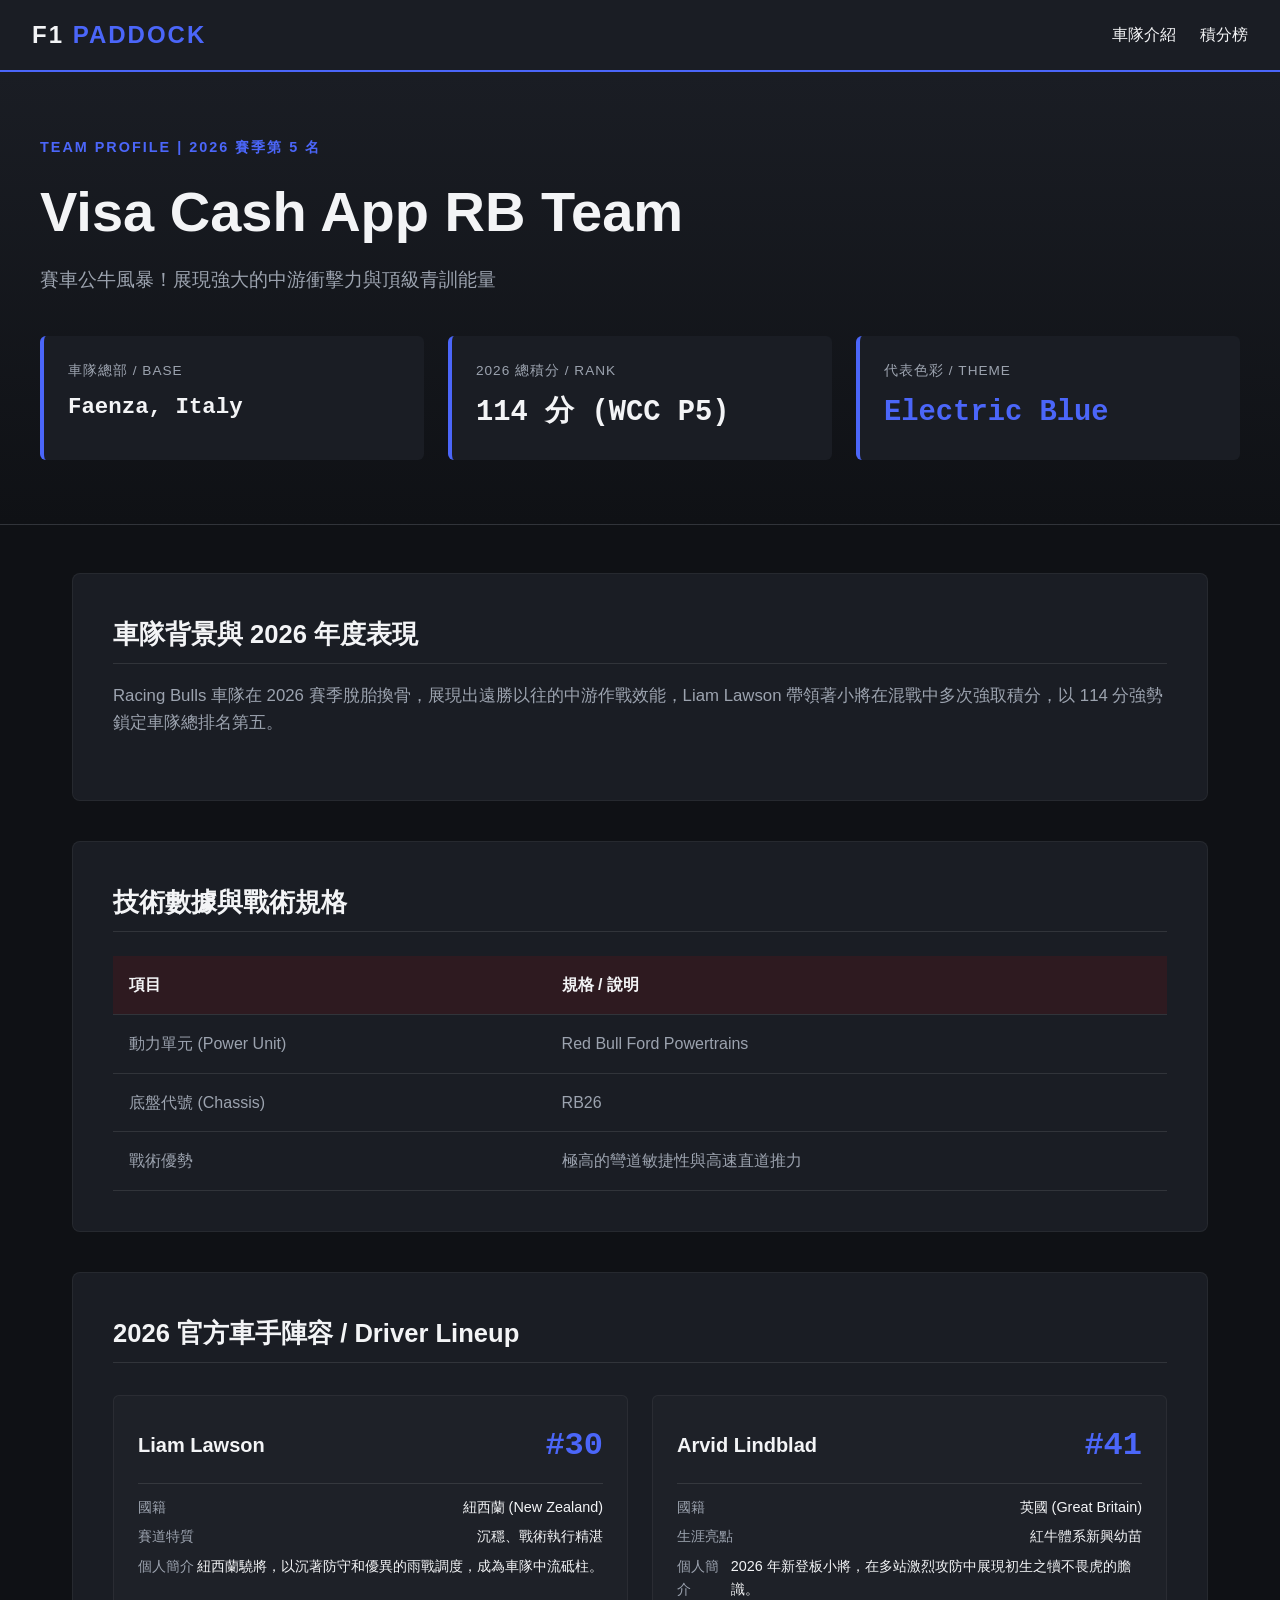
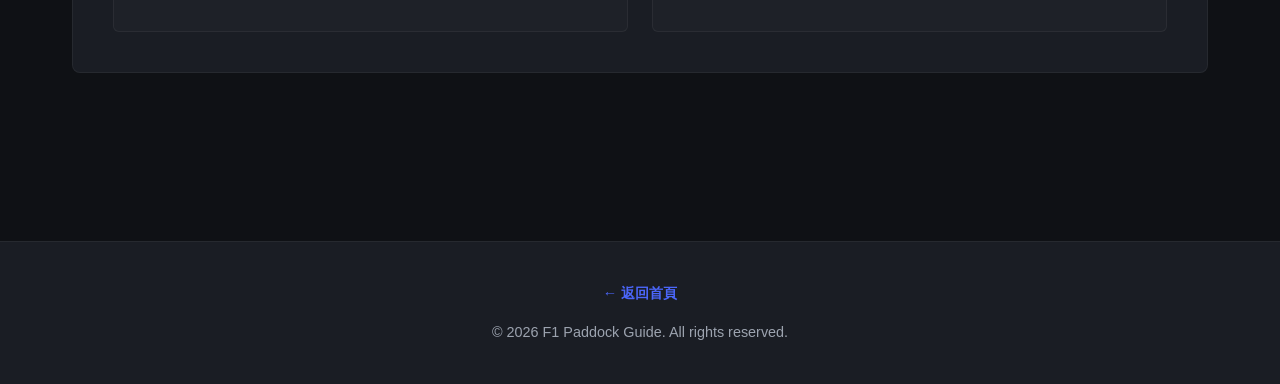
<file: pages/team-rb.html>
<!DOCTYPE html>
<html lang="zh-TW">
<head>
    <meta charset="UTF-8">
    <meta name="viewport" content="width=device-width, initial-scale=1.0">
    <title>Visa Cash App RB F1 Team | F1 Paddock Guide</title>
    <link rel="stylesheet" href="../css/style.css">
    <style>
        :root { --accent-color: #4b66f9; } /* 科技亮藍色 */
    </style>
</head>
<body>
    <nav>
        <a href="../index.html" class="logo">F1 <span>PADDOCK</span></a>
        <ul class="nav-links">
            <li><a href="../index.html#teams">車隊介紹</a></li>
            <li><a href="../index.html#standings">積分榜</a></li>
        </ul>
    </nav>

    <header class="page-hero">
        <div style="max-width: 1200px; margin: 0 auto;">
            <span class="category-tag">TEAM PROFILE | 2026 賽季第 5 名</span>
            <h1>Visa Cash App RB Team</h1>
            <p class="subtitle">賽車公牛風暴！展現強大的中游衝擊力與頂級青訓能量</p>

            <div class="stats-container">
                <div class="stat-card">
                    <div class="stat-label">車隊總部 / Base</div>
                    <div class="stat-value" style="font-size: 1.4rem;">Faenza, Italy</div>
                </div>
                <div class="stat-card">
                    <div class="stat-label">2026 總積分 / Rank</div>
                    <div class="stat-value">114 分 (WCC P5)</div>
                </div>
                <div class="stat-card">
                    <div class="stat-label">代表色彩 / Theme</div>
                    <div class="stat-value" style="color: #4b66f9;">Electric Blue</div>
                </div>
            </div>
        </div>
    </header>

    <main class="content-container">
        <section class="article-section">
            <h3>車隊背景與 2026 年度表現</h3>
            <p>Racing Bulls 車隊在 2026 賽季脫胎換骨，展現出遠勝以往的中游作戰效能，Liam Lawson 帶領著小將在混戰中多次強取積分，以 114 分強勢鎖定車隊總排名第五。</p>
        </section>

        <section class="article-section">
            <h3>技術數據與戰術規格</h3>
            <table class="data-table">
                <thead>
                    <tr>
                        <th>項目</th>
                        <th>規格 / 說明</th>
                    </tr>
                </thead>
                <tbody>
                    <tr>
                        <td>動力單元 (Power Unit)</td>
                        <td>Red Bull Ford Powertrains</td>
                    </tr>
                    <tr>
                        <td>底盤代號 (Chassis)</td>
                        <td>RB26</td>
                    </tr>
                    <tr>
                        <td>戰術優勢</td>
                        <td>極高的彎道敏捷性與高速直道推力</td>
                    </tr>
                </tbody>
            </table>
        </section>

        <section class="article-section">
            <h3>2026 官方車手陣容 / Driver Lineup</h3>
            <div class="drivers-grid">
                <!-- Liam Lawson -->
                <div class="driver-card">
                    <div class="driver-header">
                        <span class="driver-name">Liam Lawson</span>
                        <span class="driver-no">#30</span>
                    </div>
                    <div class="driver-info-row">
                        <span class="driver-info-label">國籍</span>
                        <span class="driver-info-value">紐西蘭 (New Zealand)</span>
                    </div>
                    <div class="driver-info-row">
                        <span class="driver-info-label">賽道特質</span>
                        <span class="driver-info-value">沉穩、戰術執行精湛</span>
                    </div>
                    <div class="driver-info-row">
                        <span class="driver-info-label">個人簡介</span>
                        <span class="driver-info-value">紐西蘭驍將，以沉著防守和優異的雨戰調度，成為車隊中流砥柱。</span>
                    </div>
                </div>
                <!-- Arvid Lindblad -->
                <div class="driver-card">
                    <div class="driver-header">
                        <span class="driver-name">Arvid Lindblad</span>
                        <span class="driver-no">#41</span>
                    </div>
                    <div class="driver-info-row">
                        <span class="driver-info-label">國籍</span>
                        <span class="driver-info-value">英國 (Great Britain)</span>
                    </div>
                    <div class="driver-info-row">
                        <span class="driver-info-label">生涯亮點</span>
                        <span class="driver-info-value">紅牛體系新興幼苗</span>
                    </div>
                    <div class="driver-info-row">
                        <span class="driver-info-label">個人簡介</span>
                        <span class="driver-info-value">2026 年新登板小將，在多站激烈攻防中展現初生之犢不畏虎的膽識。</span>
                    </div>
                </div>
            </div>
        </section>
    </main>

    <footer>
        <a href="../index.html" class="back-btn">&larr; 返回首頁</a>
        <p>&copy; 2026 F1 Paddock Guide. All rights reserved.</p>
    </footer>
</body>
</html>
</file>
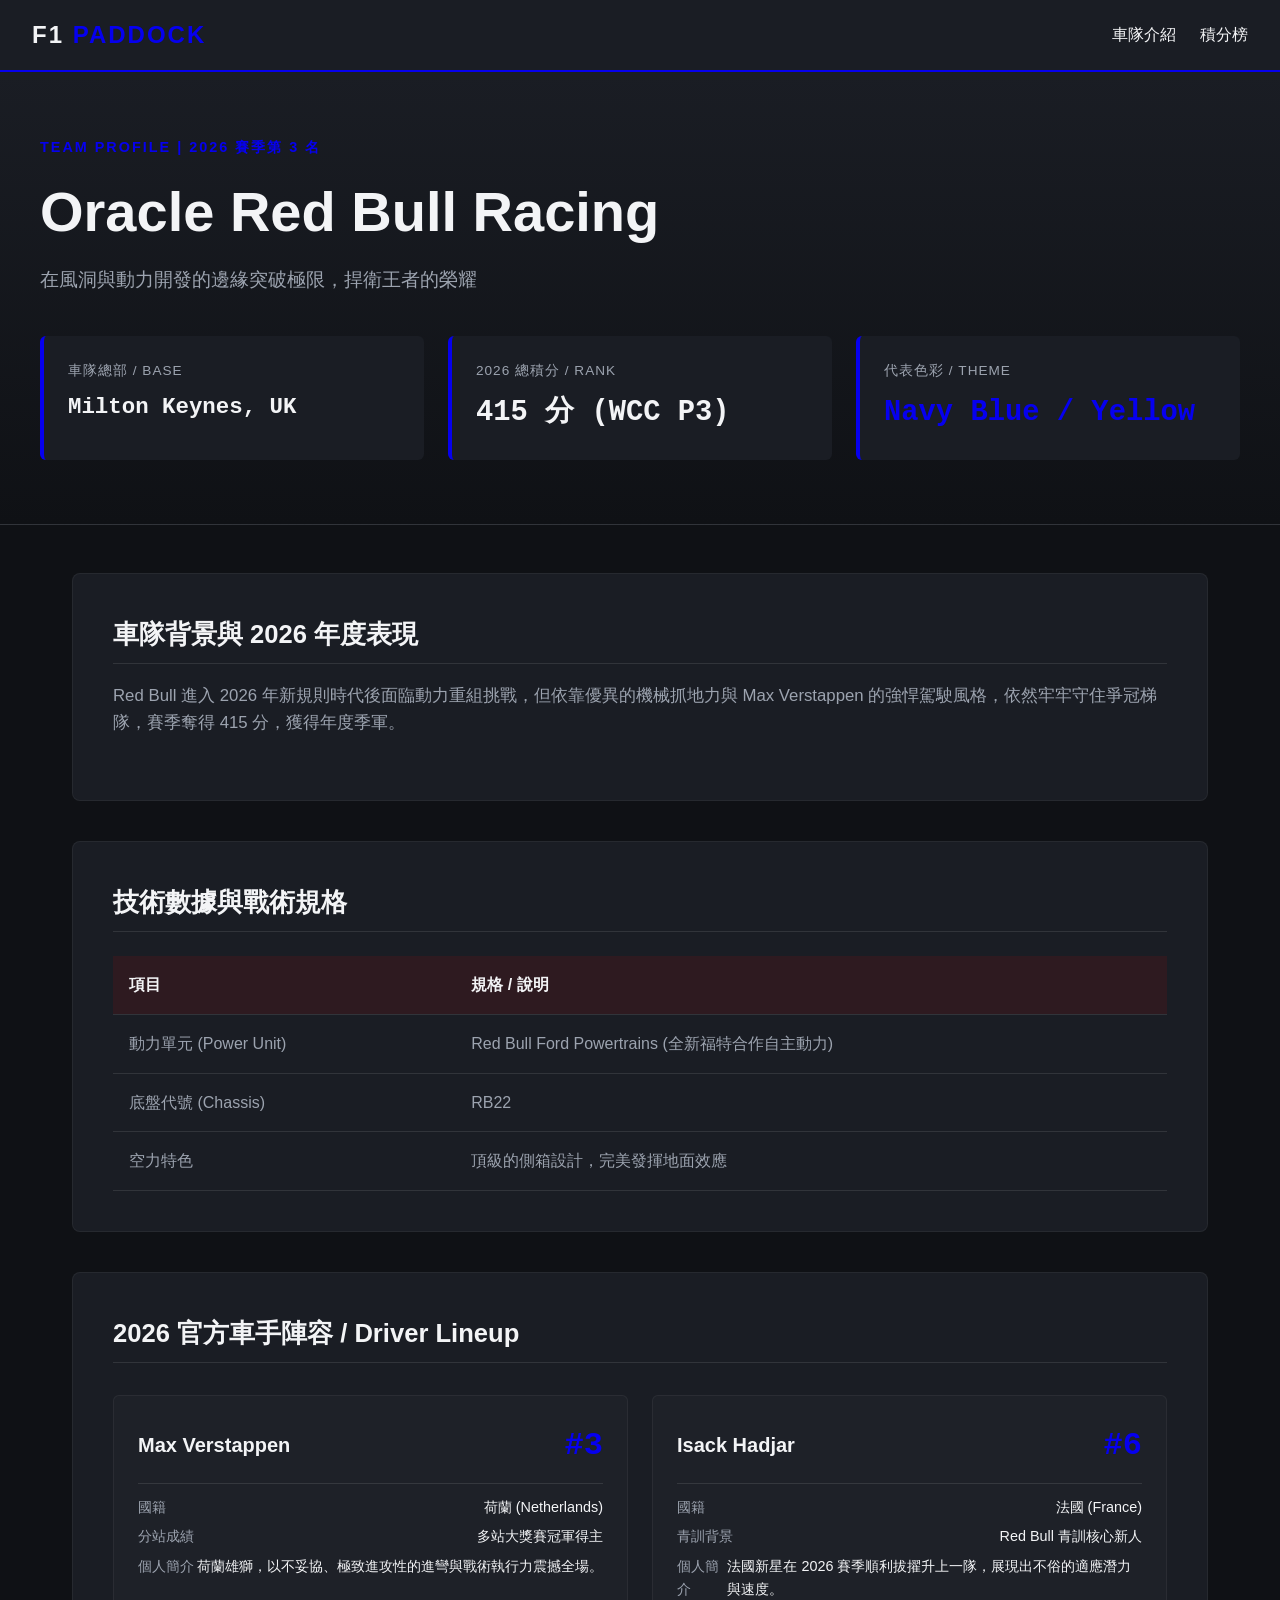
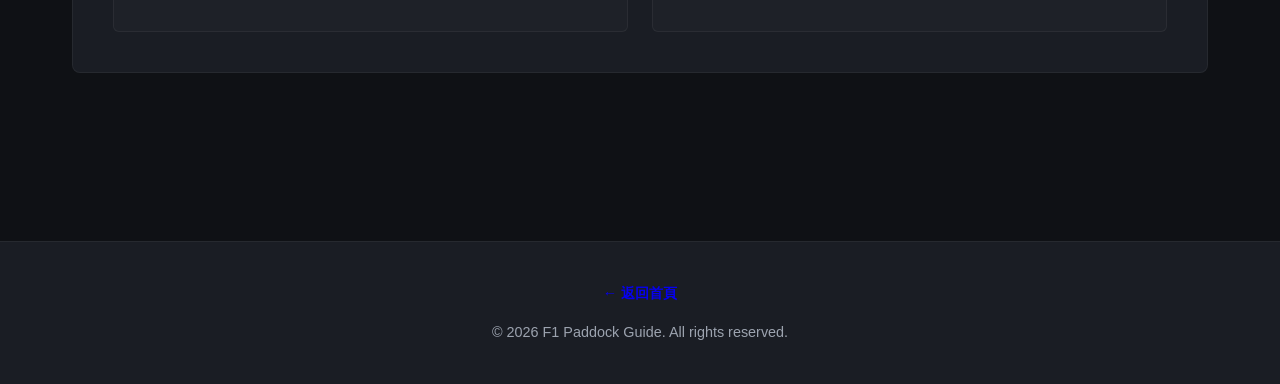
<file: pages/team-redbull.html>
<!DOCTYPE html>
<html lang="zh-TW">
<head>
    <meta charset="UTF-8">
    <meta name="viewport" content="width=device-width, initial-scale=1.0">
    <title>Oracle Red Bull Racing | F1 Paddock Guide</title>
    <link rel="stylesheet" href="../css/style.css">
    <style>
        :root { --accent-color: #0600ef; } /* 經典紅牛深藍色 */
    </style>
</head>
<body>
    <nav>
        <a href="../index.html" class="logo">F1 <span>PADDOCK</span></a>
        <ul class="nav-links">
            <li><a href="../index.html#teams">車隊介紹</a></li>
            <li><a href="../index.html#standings">積分榜</a></li>
        </ul>
    </nav>

    <header class="page-hero">
        <div style="max-width: 1200px; margin: 0 auto;">
            <span class="category-tag">TEAM PROFILE | 2026 賽季第 3 名</span>
            <h1>Oracle Red Bull Racing</h1>
            <p class="subtitle">在風洞與動力開發的邊緣突破極限，捍衛王者的榮耀</p>

            <div class="stats-container">
                <div class="stat-card">
                    <div class="stat-label">車隊總部 / Base</div>
                    <div class="stat-value" style="font-size: 1.4rem;">Milton Keynes, UK</div>
                </div>
                <div class="stat-card">
                    <div class="stat-label">2026 總積分 / Rank</div>
                    <div class="stat-value">415 分 (WCC P3)</div>
                </div>
                <div class="stat-card">
                    <div class="stat-label">代表色彩 / Theme</div>
                    <div class="stat-value" style="color: #0600ef;">Navy Blue / Yellow</div>
                </div>
            </div>
        </div>
    </header>

    <main class="content-container">
        <section class="article-section">
            <h3>車隊背景與 2026 年度表現</h3>
            <p>Red Bull 進入 2026 年新規則時代後面臨動力重組挑戰，但依靠優異的機械抓地力與 Max Verstappen 的強悍駕駛風格，依然牢牢守住爭冠梯隊，賽季奪得 415 分，獲得年度季軍。</p>
        </section>

        <section class="article-section">
            <h3>技術數據與戰術規格</h3>
            <table class="data-table">
                <thead>
                    <tr>
                        <th>項目</th>
                        <th>規格 / 說明</th>
                    </tr>
                </thead>
                <tbody>
                    <tr>
                        <td>動力單元 (Power Unit)</td>
                        <td>Red Bull Ford Powertrains (全新福特合作自主動力)</td>
                    </tr>
                    <tr>
                        <td>底盤代號 (Chassis)</td>
                        <td>RB22</td>
                    </tr>
                    <tr>
                        <td>空力特色</td>
                        <td>頂級的側箱設計，完美發揮地面效應</td>
                    </tr>
                </tbody>
            </table>
        </section>

        <section class="article-section">
            <h3>2026 官方車手陣容 / Driver Lineup</h3>
            <div class="drivers-grid">
                <!-- Max Verstappen -->
                <div class="driver-card">
                    <div class="driver-header">
                        <span class="driver-name">Max Verstappen</span>
                        <span class="driver-no">#3</span>
                    </div>
                    <div class="driver-info-row">
                        <span class="driver-info-label">國籍</span>
                        <span class="driver-info-value">荷蘭 (Netherlands)</span>
                    </div>
                    <div class="driver-info-row">
                        <span class="driver-info-label">分站成績</span>
                        <span class="driver-info-value">多站大獎賽冠軍得主</span>
                    </div>
                    <div class="driver-info-row">
                        <span class="driver-info-label">個人簡介</span>
                        <span class="driver-info-value">荷蘭雄獅，以不妥協、極致進攻性的進彎與戰術執行力震撼全場。</span>
                    </div>
                </div>
                <!-- Isack Hadjar -->
                <div class="driver-card">
                    <div class="driver-header">
                        <span class="driver-name">Isack Hadjar</span>
                        <span class="driver-no">#6</span>
                    </div>
                    <div class="driver-info-row">
                        <span class="driver-info-label">國籍</span>
                        <span class="driver-info-value">法國 (France)</span>
                    </div>
                    <div class="driver-info-row">
                        <span class="driver-info-label">青訓背景</span>
                        <span class="driver-info-value">Red Bull 青訓核心新人</span>
                    </div>
                    <div class="driver-info-row">
                        <span class="driver-info-label">個人簡介</span>
                        <span class="driver-info-value">法國新星在 2026 賽季順利拔擢升上一隊，展現出不俗的適應潛力與速度。</span>
                    </div>
                </div>
            </div>
        </section>
    </main>

    <footer>
        <a href="../index.html" class="back-btn">&larr; 返回首頁</a>
        <p>&copy; 2026 F1 Paddock Guide. All rights reserved.</p>
    </footer>
</body>
</html>
</file>
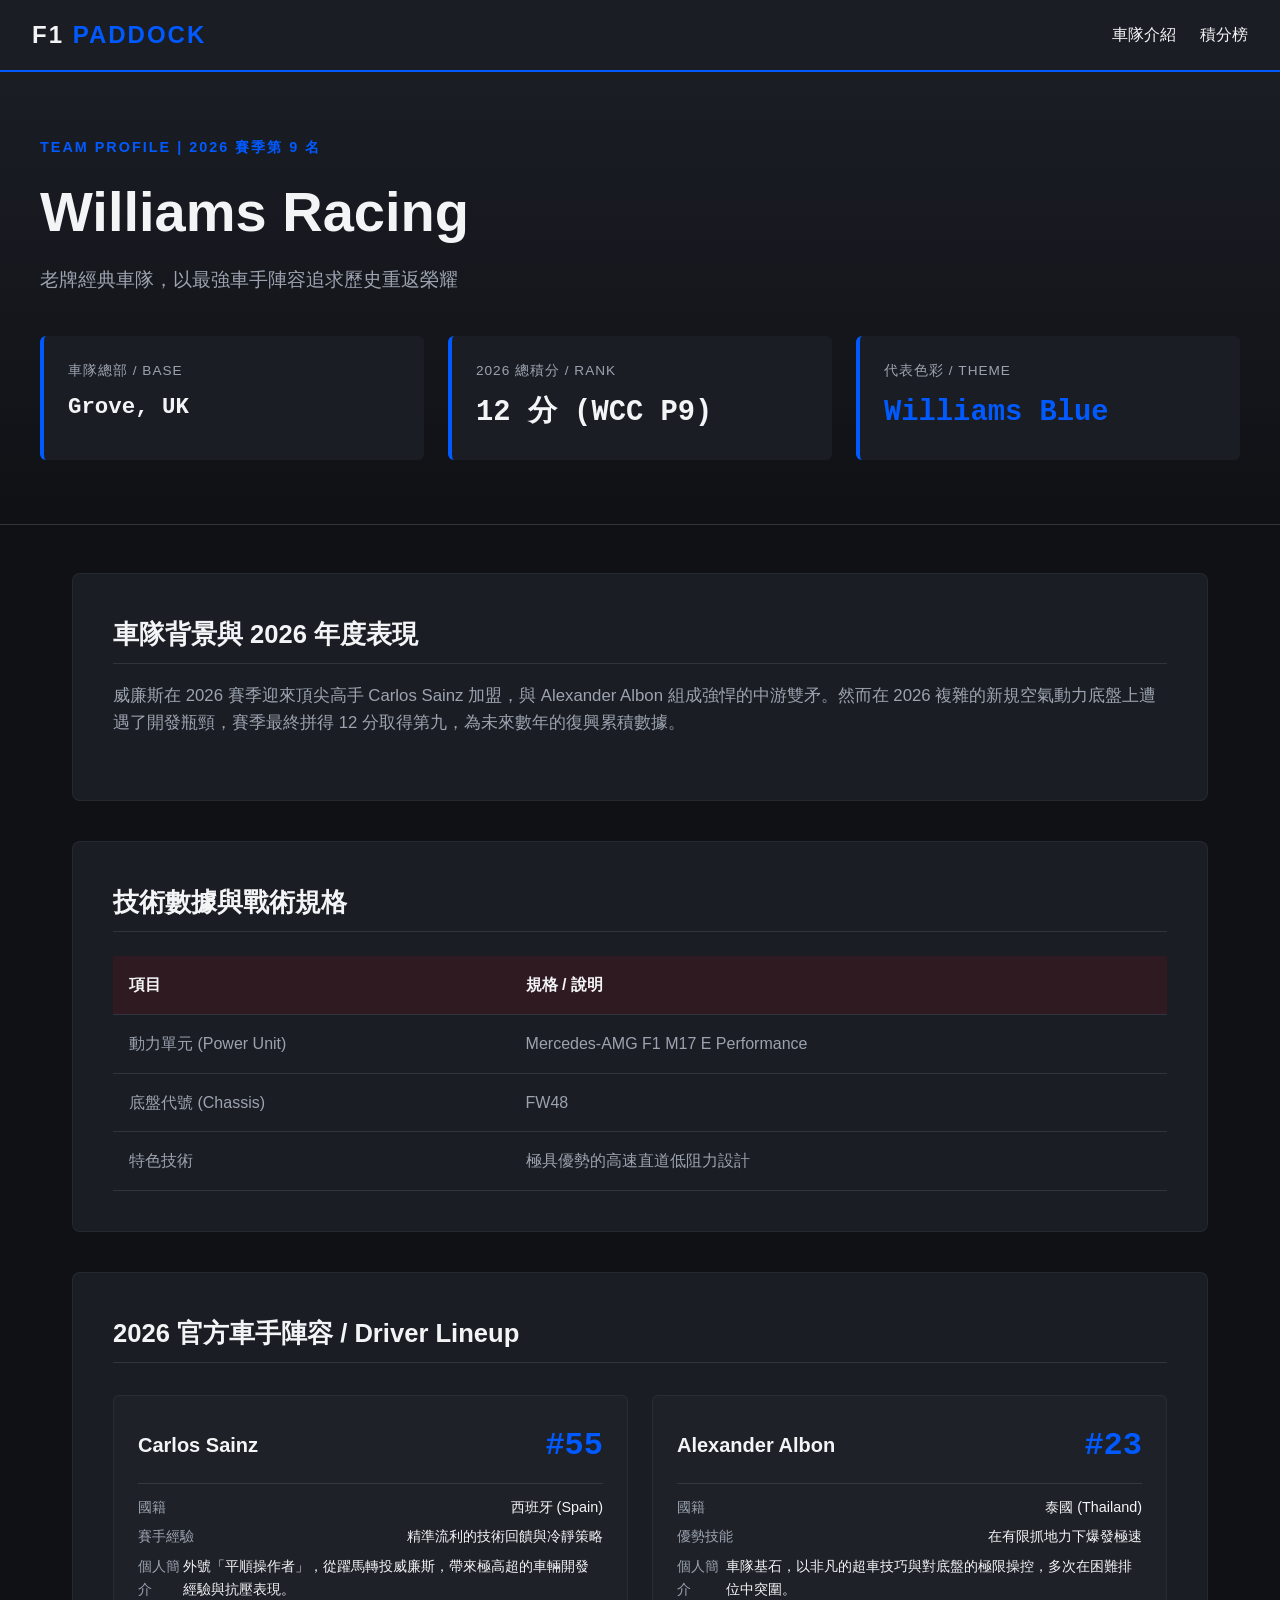
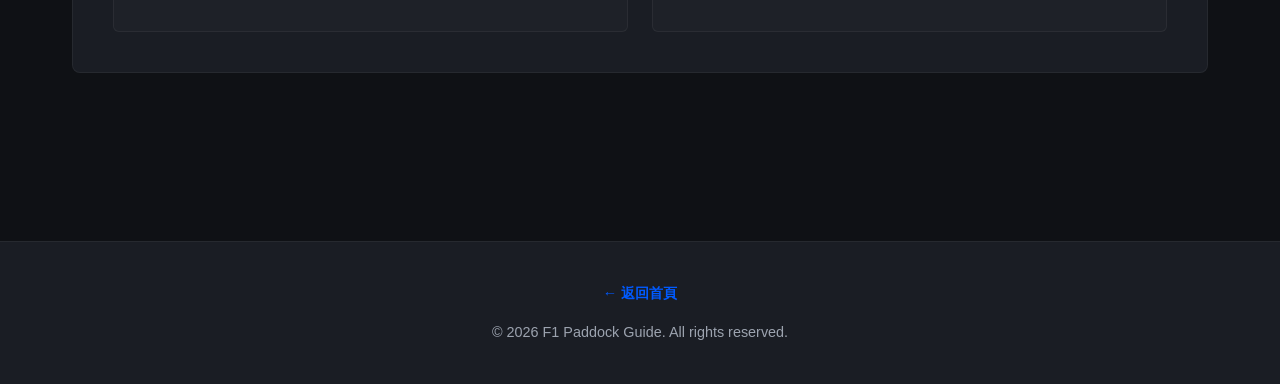
<file: pages/team-williams.html>
<!DOCTYPE html>
<html lang="zh-TW">
<head>
    <meta charset="UTF-8">
    <meta name="viewport" content="width=device-width, initial-scale=1.0">
    <title>Williams Racing | F1 Paddock Guide</title>
    <link rel="stylesheet" href="../css/style.css">
    <style>
        :root { --accent-color: #005aff; } /* 威廉斯藍 */
    </style>
</head>
<body>
    <nav>
        <a href="../index.html" class="logo">F1 <span>PADDOCK</span></a>
        <ul class="nav-links">
            <li><a href="../index.html#teams">車隊介紹</a></li>
            <li><a href="../index.html#standings">積分榜</a></li>
        </ul>
    </nav>

    <header class="page-hero">
        <div style="max-width: 1200px; margin: 0 auto;">
            <span class="category-tag">TEAM PROFILE | 2026 賽季第 9 名</span>
            <h1>Williams Racing</h1>
            <p class="subtitle">老牌經典車隊，以最強車手陣容追求歷史重返榮耀</p>

            <div class="stats-container">
                <div class="stat-card">
                    <div class="stat-label">車隊總部 / Base</div>
                    <div class="stat-value" style="font-size: 1.4rem;">Grove, UK</div>
                </div>
                <div class="stat-card">
                    <div class="stat-label">2026 總積分 / Rank</div>
                    <div class="stat-value">12 分 (WCC P9)</div>
                </div>
                <div class="stat-card">
                    <div class="stat-label">代表色彩 / Theme</div>
                    <div class="stat-value" style="color: #005aff;">Williams Blue</div>
                </div>
            </div>
        </div>
    </header>

    <main class="content-container">
        <section class="article-section">
            <h3>車隊背景與 2026 年度表現</h3>
            <p>威廉斯在 2026 賽季迎來頂尖高手 Carlos Sainz 加盟，與 Alexander Albon 組成強悍的中游雙矛。然而在 2026 複雜的新規空氣動力底盤上遭遇了開發瓶頸，賽季最終拼得 12 分取得第九，為未來數年的復興累積數據。</p>
        </section>

        <section class="article-section">
            <h3>技術數據與戰術規格</h3>
            <table class="data-table">
                <thead>
                    <tr>
                        <th>項目</th>
                        <th>規格 / 說明</th>
                    </tr>
                </thead>
                <tbody>
                    <tr>
                        <td>動力單元 (Power Unit)</td>
                        <td>Mercedes-AMG F1 M17 E Performance</td>
                    </tr>
                    <tr>
                        <td>底盤代號 (Chassis)</td>
                        <td>FW48</td>
                    </tr>
                    <tr>
                        <td>特色技術</td>
                        <td>極具優勢的高速直道低阻力設計</td>
                    </tr>
                </tbody>
            </table>
        </section>

        <section class="article-section">
            <h3>2026 官方車手陣容 / Driver Lineup</h3>
            <div class="drivers-grid">
                <!-- Carlos Sainz -->
                <div class="driver-card">
                    <div class="driver-header">
                        <span class="driver-name">Carlos Sainz</span>
                        <span class="driver-no">#55</span>
                    </div>
                    <div class="driver-info-row">
                        <span class="driver-info-label">國籍</span>
                        <span class="driver-info-value">西班牙 (Spain)</span>
                    </div>
                    <div class="driver-info-row">
                        <span class="driver-info-label">賽手經驗</span>
                        <span class="driver-info-value">精準流利的技術回饋與冷靜策略</span>
                    </div>
                    <div class="driver-info-row">
                        <span class="driver-info-label">個人簡介</span>
                        <span class="driver-info-value">外號「平順操作者」，從躍馬轉投威廉斯，帶來極高超的車輛開發經驗與抗壓表現。</span>
                    </div>
                </div>
                <!-- Alexander Albon -->
                <div class="driver-card">
                    <div class="driver-header">
                        <span class="driver-name">Alexander Albon</span>
                        <span class="driver-no">#23</span>
                    </div>
                    <div class="driver-info-row">
                        <span class="driver-info-label">國籍</span>
                        <span class="driver-info-value">泰國 (Thailand)</span>
                    </div>
                    <div class="driver-info-row">
                        <span class="driver-info-label">優勢技能</span>
                        <span class="driver-info-value">在有限抓地力下爆發極速</span>
                    </div>
                    <div class="driver-info-row">
                        <span class="driver-info-label">個人簡介</span>
                        <span class="driver-info-value">車隊基石，以非凡的超車技巧與對底盤的極限操控，多次在困難排位中突圍。</span>
                    </div>
                </div>
            </div>
        </section>
    </main>

    <footer>
        <a href="../index.html" class="back-btn">&larr; 返回首頁</a>
        <p>&copy; 2026 F1 Paddock Guide. All rights reserved.</p>
    </footer>
</body>
</html>
</file>
<file: css/style.css>
/* css/style.css */

/* 2. 色彩系統與全域變數 */
:root {
    --bg-primary: #0f1115;      /* 深炭黑 */
    --bg-card: #1a1d24;         /* 深灰藍 */
    --accent-color: #e10600;    /* F1 經典賽道紅 */
    --text-primary: #f3f4f6;    /* 亮灰白 */
    --text-secondary: #9ca3af;  /* 次要文字灰色 */
    --font-sans: 'Segoe UI', -apple-system, BlinkMacSystemFont, Roboto, sans-serif;
    --font-mono: 'SFMono-Regular', Consolas, 'Liberation Mono', Menlo, monospace;
    --transition: all 0.3s ease;
}

* {
    box-sizing: border-box;
    margin: 0;
    padding: 0;
}

body {
    background-color: var(--bg-primary);
    color: var(--text-primary);
    font-family: var(--font-sans);
    line-height: 1.6;
}

a {
    color: inherit;
    text-decoration: none;
}

/* 頂部導覽列 */
nav {
    background-color: var(--bg-card);
    padding: 1rem 2rem;
    display: flex;
    justify-content: space-between;
    align-items: center;
    border-bottom: 2px solid var(--accent-color);
    position: sticky;
    top: 0;
    z-index: 100;
}

.logo {
    font-weight: 900;
    font-size: 1.5rem;
    letter-spacing: 2px;
}

.logo span {
    color: var(--accent-color);
}

.nav-links {
    display: flex;
    gap: 1.5rem;
    list-style: none;
}

.nav-links a:hover {
    color: var(--accent-color);
    transition: var(--transition);
}

/* Hero 區塊 */
.hero {
    padding: 4rem 2rem;
    text-align: center;
    background: linear-gradient(180deg, var(--bg-card) 0%, var(--bg-primary) 100%);
    border-bottom: 1px solid rgba(255, 255, 255, 0.05);
}

.hero h1 {
    font-size: 3rem;
    font-weight: 900;
    margin-bottom: 1rem;
    letter-spacing: 1px;
    text-transform: uppercase;
}

.hero p {
    color: var(--text-secondary);
    font-size: 1.1rem;
    max-width: 700px;
    margin: 0 auto;
}

/* 內頁專用 Hero */
.page-hero {
    padding: 4rem 2rem;
    background: linear-gradient(180deg, var(--bg-card) 0%, var(--bg-primary) 100%);
    border-bottom: 1px solid rgba(255, 255, 255, 0.1);
}

.page-hero .category-tag {
    color: var(--accent-color);
    font-weight: bold;
    font-size: 0.9rem;
    text-transform: uppercase;
    letter-spacing: 2px;
    margin-bottom: 0.5rem;
    display: block;
}

.page-hero h1 {
    font-size: 3.5rem;
    font-weight: 900;
    margin-bottom: 0.5rem;
}

.page-hero .subtitle {
    color: var(--text-secondary);
    font-size: 1.2rem;
    margin-bottom: 2.5rem;
}

/* 數據看板 (Data Cards) */
.stats-container {
    display: grid;
    grid-template-columns: repeat(auto-fit, minmax(220px, 1fr));
    gap: 1.5rem;
    max-width: 1200px;
    margin: 0 auto;
}

.stat-card {
    background-color: var(--bg-card);
    padding: 1.5rem;
    border-radius: 6px;
    border-left: 4px solid var(--accent-color);
}

.stat-label {
    color: var(--text-secondary);
    font-size: 0.85rem;
    text-transform: uppercase;
    letter-spacing: 1px;
    margin-bottom: 0.5rem;
}

.stat-value {
    font-family: var(--font-mono);
    font-size: 1.8rem;
    font-weight: bold;
    color: var(--text-primary);
}

/* RWD 版面與卡片系統 */
.content-container {
    max-width: 1200px;
    margin: 0 auto;
    padding: 3rem 2rem;
}

.section-title {
    font-size: 2rem;
    margin-bottom: 2rem;
    border-left: 5px solid var(--accent-color);
    padding-left: 12px;
    text-transform: uppercase;
    letter-spacing: 1px;
}

.grid {
    display: grid;
    grid-template-columns: repeat(auto-fill, minmax(320px, 1fr));
    gap: 2rem;
    margin-bottom: 4rem;
}

.card {
    background-color: var(--bg-card);
    border-radius: 8px;
    overflow: hidden;
    transition: var(--transition);
    border: 1px solid rgba(255, 255, 255, 0.05);
    display: flex;
    flex-direction: column;
}

.card:hover {
    transform: translateY(-5px);
    border-color: var(--accent-color);
    box-shadow: 0 10px 20px rgba(225, 6, 0, 0.15);
}

.card-content {
    padding: 2rem;
    flex-grow: 1;
    display: flex;
    flex-direction: column;
    justify-content: space-between;
}

.card-tag {
    color: var(--accent-color);
    font-size: 0.8rem;
    font-weight: bold;
    text-transform: uppercase;
    margin-bottom: 0.5rem;
    letter-spacing: 1.5px;
}

.card-title {
    font-size: 1.5rem;
    margin-bottom: 1rem;
}

.card-desc {
    color: var(--text-secondary);
    font-size: 0.95rem;
    margin-bottom: 1.5rem;
    line-height: 1.6;
}

.btn {
    display: inline-block;
    background-color: var(--accent-color);
    color: #fff;
    padding: 0.75rem 1.5rem;
    border-radius: 4px;
    font-weight: bold;
    text-align: center;
    transition: var(--transition);
}

.btn:hover {
    background-color: #b30500;
}

/* 內容排版 */
.article-section {
    background-color: var(--bg-card);
    padding: 2.5rem;
    border-radius: 8px;
    margin-bottom: 2.5rem;
    border: 1px solid rgba(255, 255, 255, 0.05);
}

.article-section h3 {
    font-size: 1.6rem;
    margin-bottom: 1.2rem;
    color: var(--text-primary);
    border-bottom: 1px solid rgba(255, 255, 255, 0.1);
    padding-bottom: 0.5rem;
}

.article-section p {
    color: var(--text-secondary);
    margin-bottom: 1.5rem;
    font-size: 1.05rem;
}

/* 數據表格 */
.data-table {
    width: 100%;
    border-collapse: collapse;
    margin-top: 1.5rem;
    font-family: var(--font-sans);
}

.data-table th, .data-table td {
    padding: 1rem;
    text-align: left;
    border-bottom: 1px solid rgba(255, 255, 255, 0.1);
}

.data-table th {
    background-color: rgba(225, 6, 0, 0.1);
    color: var(--text-primary);
    font-weight: bold;
}

.data-table td {
    color: var(--text-secondary);
}

.data-table tr:hover td {
    color: var(--text-primary);
    background-color: rgba(255, 255, 255, 0.02);
}

/* 頁尾 */
footer {
    background-color: var(--bg-card);
    text-align: center;
    padding: 2.5rem;
    color: var(--text-secondary);
    font-size: 0.9rem;
    border-top: 1px solid rgba(255, 255, 255, 0.05);
    margin-top: 5rem;
}

.back-btn {
    display: inline-block;
    margin-bottom: 1rem;
    color: var(--accent-color);
    font-weight: bold;
}

.back-btn:hover {
    text-decoration: underline;
}

/* ==========================================================================
   3. 2026 賽季擴充樣式 (積分榜、輪胎、旗幟、車手卡片)
   ========================================================================== */

/* 積分榜冠軍高亮樣式 */
.champion-row {
    background: linear-gradient(90deg, rgba(225, 6, 0, 0.15) 0%, rgba(26, 29, 36, 0.4) 100%) !important;
    border-left: 4px solid var(--accent-color);
}

.champion-tag {
    background-color: var(--accent-color);
    color: #fff;
    font-size: 0.75rem;
    font-weight: bold; 
    padding: 0.2rem 0.5rem;
    border-radius: 4px;
    margin-left: 8px;
    text-transform: uppercase;
    letter-spacing: 1px;
    display: inline-block;
}

/* 輪胎顏色圓標 (Tire Badges) */
.tire-container {
    display: inline-flex;
    align-items: center;
    gap: 8px;
    margin: 5px 0;
}

.tire-badge {
    width: 16px;
    height: 16px;
    border-radius: 50%;
    display: inline-block;
    border: 2px solid #333;
    box-shadow: 0 0 5px rgba(0,0,0,0.5);
}

.tire-soft   { background-color: #e10600; border-color: #ff3c35; } /* 紅色軟胎 */
.tire-medium { background-color: #ffd100; border-color: #ffe054; } /* 黃色中性胎 */
.tire-hard   { background-color: #f3f4f6; border-color: #ffffff; } /* 白色硬胎 */
.tire-inter  { background-color: #00a851; border-color: #39d07c; } /* 綠色半雨胎 */
.tire-wet    { background-color: #0072bc; border-color: #3fa9f5; } /* 藍色全雨胎 */

/* 旗幟色塊標籤 (Flag Status Tags) */
.flag-badge {
    display: inline-flex;
    align-items: center;
    gap: 6px;
    padding: 0.35rem 0.75rem;
    border-radius: 4px;
    font-size: 0.85rem;
    font-weight: bold;
    color: #0f1115;
    text-transform: uppercase;
}

.flag-red    { background-color: #ff3c35; color: #fff; }
.flag-yellow { background-color: #ffd100; }
.flag-green  { background-color: #39d07c; }
.flag-blue   { background-color: #3fa9f5; color: #fff; }
.flag-black  { background-color: #111111; color: #fff; border: 1px solid #333; }
.flag-safety { background-color: #ff7b00; color: #fff; }

/* 車手雙欄展示版面 (Driver Grid) */
.drivers-grid {
    display: grid;
    grid-template-columns: repeat(auto-fit, minmax(280px, 1fr));
    gap: 1.5rem;
    margin-top: 2rem;
}

.driver-card {
    background-color: rgba(255, 255, 255, 0.02);
    border: 1px solid rgba(255, 255, 255, 0.05);
    border-radius: 6px;
    padding: 1.5rem;
    transition: var(--transition);
}

.driver-card:hover {
    border-color: rgba(225, 6, 0, 0.4);
    background-color: rgba(255, 255, 255, 0.04);
}

.driver-header {
    display: flex;
    justify-content: space-between;
    align-items: center;
    border-bottom: 1px solid rgba(255, 255, 255, 0.1);
    padding-bottom: 0.75rem;
    margin-bottom: 0.75rem;
}

.driver-no {
    font-family: var(--font-mono);
    font-size: 2rem;
    font-weight: 900;
    color: var(--accent-color);
}

.driver-name {
    font-size: 1.25rem;
    font-weight: bold;
    color: var(--text-primary);
}

.driver-info-row {
    display: flex;
    justify-content: space-between;
    font-size: 0.9rem;
    margin-bottom: 0.4rem;
}

.driver-info-label {
    color: var(--text-secondary);
}

.driver-info-value {
    color: var(--text-primary);
    font-weight: 500;
}

/* 科普頁大入口橫幅 */
.guide-banner {
    background: linear-gradient(135deg, #1a1d24 0%, #2e0805 100%);
    border: 1px solid rgba(225, 6, 0, 0.2);
    border-radius: 8px;
    padding: 3rem 2rem;
    text-align: center;
    margin-top: 4rem;
    transition: var(--transition);
}

.guide-banner:hover {
    border-color: var(--accent-color);
    box-shadow: 0 5px 15px rgba(225, 6, 0, 0.1);
}

.guide-banner h2 {
    font-size: 1.8rem;
    margin-bottom: 1rem;
}
</file>
